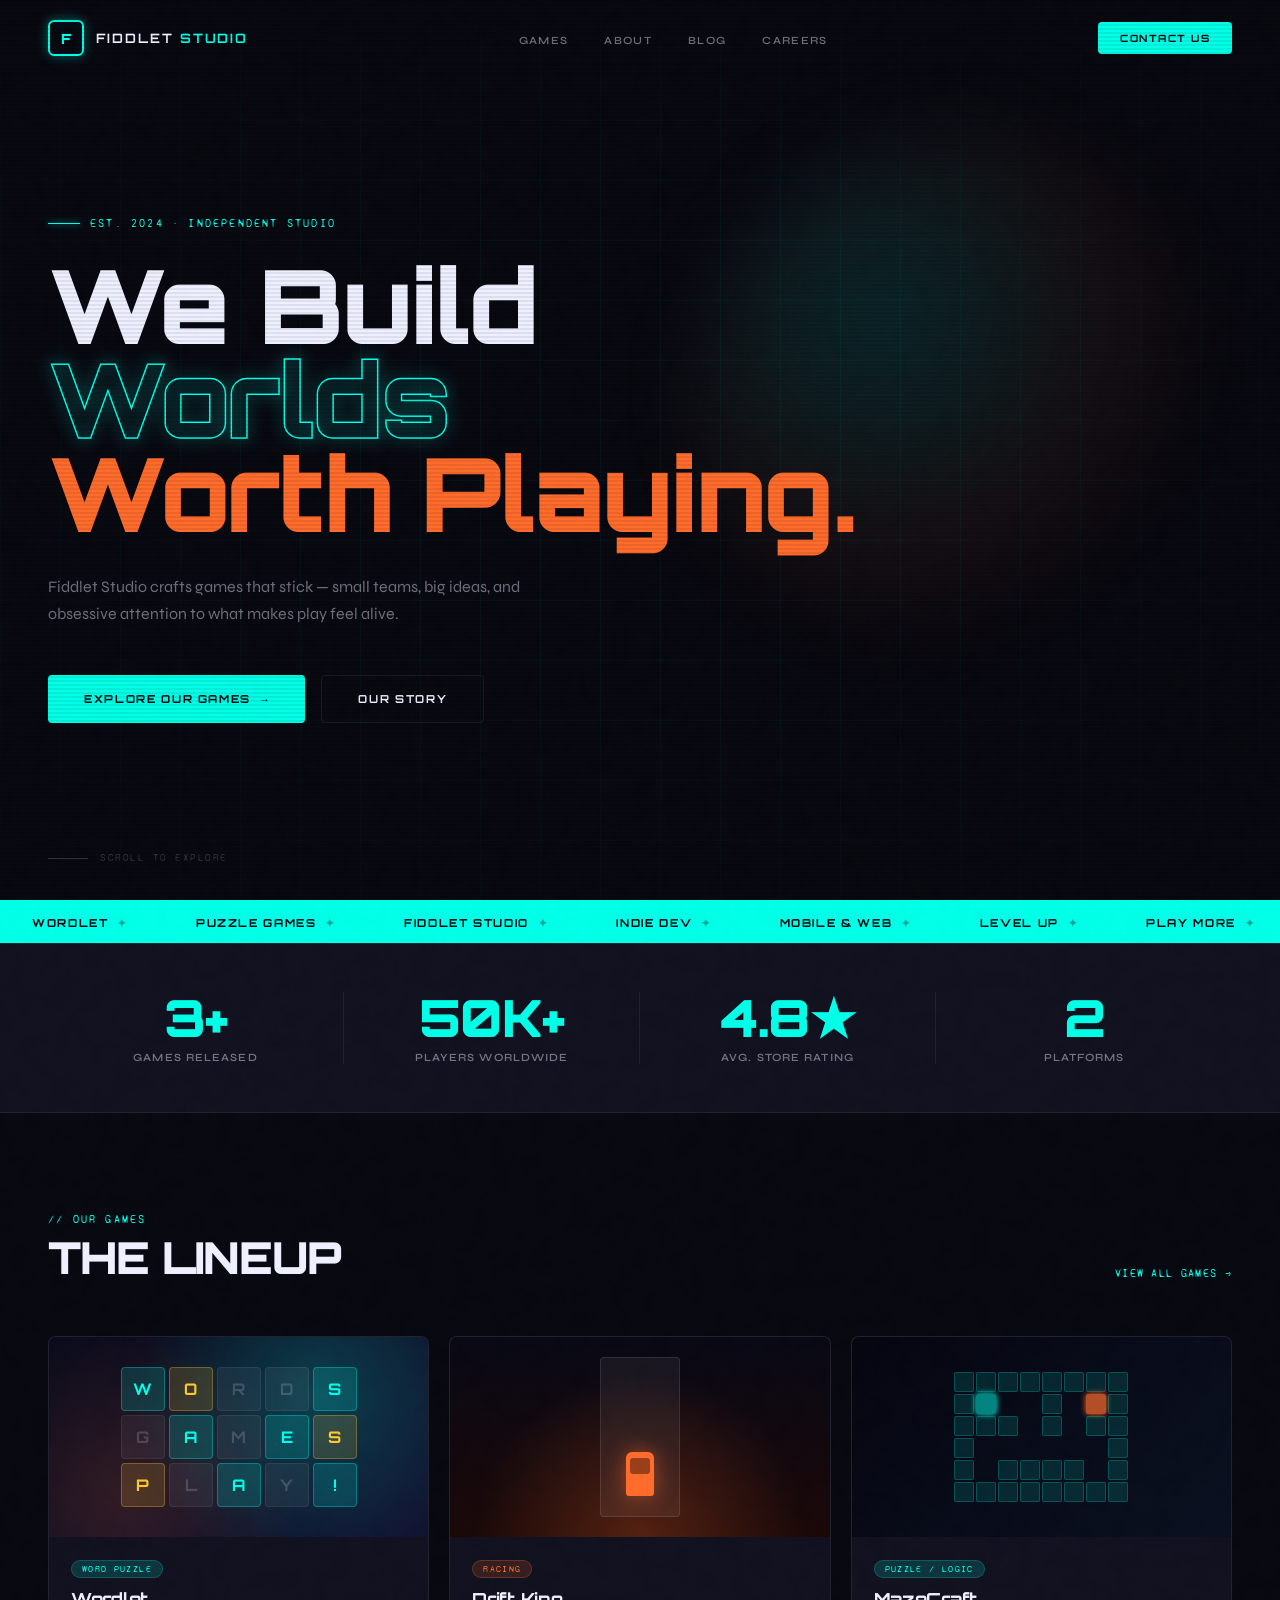
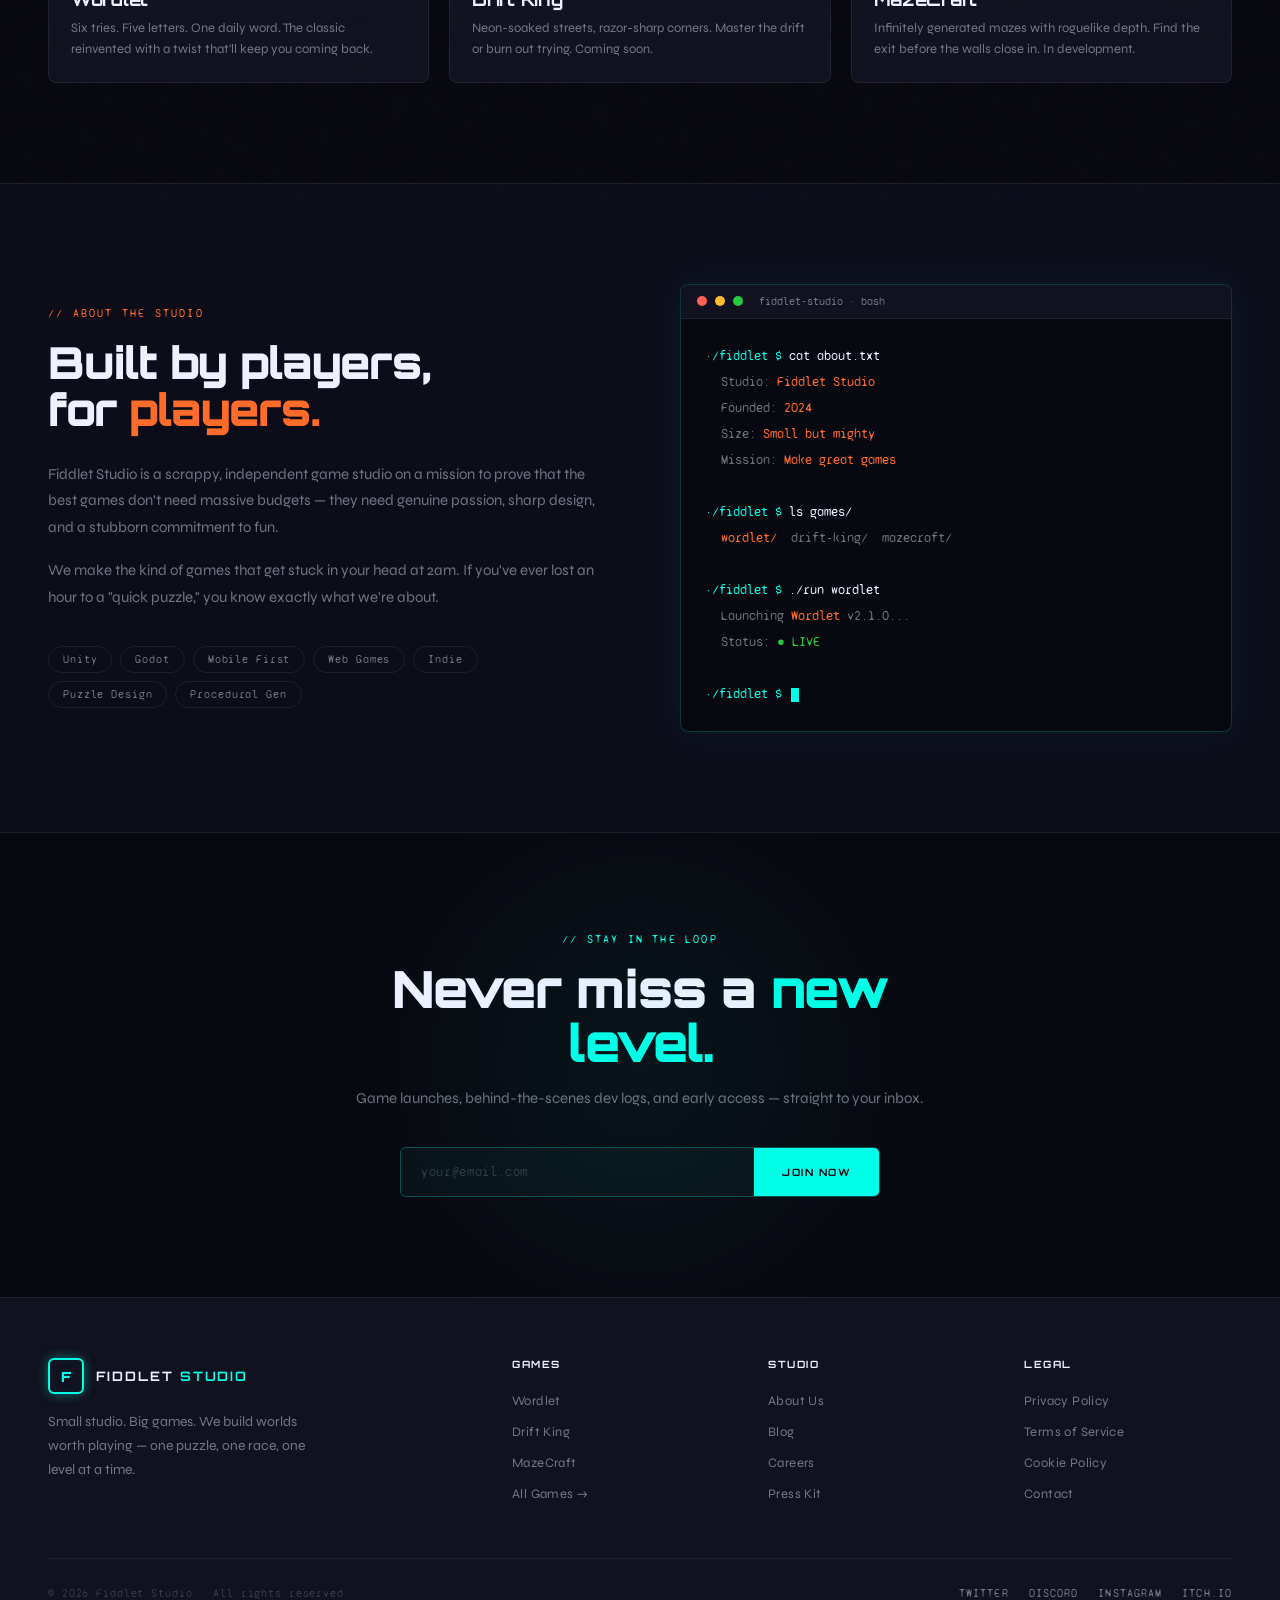
<file: index.html>
<!DOCTYPE html>
<html lang="en">
<head>
<meta charset="UTF-8">
<meta name="viewport" content="width=device-width, initial-scale=1.0">
<title>Fiddlet Studio — We Make Worlds</title>
<link href="https://fonts.googleapis.com/css2?family=Orbitron:wght@400;700;900&family=Syne+Mono&family=Syne:wght@400;600;800&display=swap" rel="stylesheet">
<style>
*, *::before, *::after { box-sizing: border-box; margin: 0; padding: 0; }

:root {
  --black: #080810;
  --deep: #0d0d1a;
  --panel: #11111f;
  --border: rgba(255,255,255,0.07);
  --neon: #00ffe7;
  --neon-dim: rgba(0,255,231,0.15);
  --neon-glow: rgba(0,255,231,0.4);
  --orange: #ff6b2b;
  --orange-dim: rgba(255,107,43,0.15);
  --white: #eef0ff;
  --muted: rgba(238,240,255,0.45);
  --faint: rgba(238,240,255,0.18);
}

html { scroll-behavior: smooth; }

body {
  font-family: 'Syne', sans-serif;
  background: var(--black);
  color: var(--white);
  overflow-x: hidden;
  cursor: crosshair;
}

/* ── SCANLINES OVERLAY ── */
body::before {
  content: '';
  position: fixed;
  inset: 0;
  background: repeating-linear-gradient(
    0deg,
    transparent,
    transparent 2px,
    rgba(0,0,0,0.07) 2px,
    rgba(0,0,0,0.07) 4px
  );
  pointer-events: none;
  z-index: 1000;
}

/* ── NOISE GRAIN ── */
body::after {
  content: '';
  position: fixed;
  inset: -200%;
  width: 400%;
  height: 400%;
  background-image: url("data:image/svg+xml,%3Csvg viewBox='0 0 200 200' xmlns='http://www.w3.org/2000/svg'%3E%3Cfilter id='n'%3E%3CfeTurbulence type='fractalNoise' baseFrequency='0.9' numOctaves='4' stitchTiles='stitch'/%3E%3C/filter%3E%3Crect width='100%25' height='100%25' filter='url(%23n)' opacity='0.04'/%3E%3C/svg%3E");
  pointer-events: none;
  z-index: 999;
  opacity: 0.4;
  animation: grain 0.4s steps(1) infinite;
}
@keyframes grain {
  0%,100%{transform:translate(0,0)}
  10%{transform:translate(-2%,-3%)}
  20%{transform:translate(3%,2%)}
  30%{transform:translate(-1%,4%)}
  40%{transform:translate(2%,-1%)}
  50%{transform:translate(-3%,3%)}
  60%{transform:translate(1%,-2%)}
  70%{transform:translate(-2%,1%)}
  80%{transform:translate(3%,-3%)}
  90%{transform:translate(-1%,2%)}
}

/* ── NAV ── */
nav {
  position: fixed;
  top: 0; left: 0; right: 0;
  z-index: 100;
  padding: 20px 48px;
  display: flex;
  justify-content: space-between;
  align-items: center;
  background: linear-gradient(to bottom, rgba(8,8,16,0.95), transparent);
}

.nav-logo {
  display: flex;
  align-items: center;
  gap: 12px;
  text-decoration: none;
}
.logo-mark {
  width: 36px; height: 36px;
  border: 2px solid var(--neon);
  border-radius: 6px;
  display: flex;
  align-items: center;
  justify-content: center;
  font-family: 'Orbitron', monospace;
  font-size: 14px;
  font-weight: 900;
  color: var(--neon);
  box-shadow: 0 0 12px var(--neon-glow), inset 0 0 12px rgba(0,255,231,0.05);
  animation: pulse-logo 3s ease-in-out infinite;
}
@keyframes pulse-logo {
  0%,100%{box-shadow:0 0 12px var(--neon-glow),inset 0 0 12px rgba(0,255,231,0.05)}
  50%{box-shadow:0 0 24px var(--neon-glow),0 0 48px rgba(0,255,231,0.15),inset 0 0 18px rgba(0,255,231,0.08)}
}
.logo-text {
  font-family: 'Orbitron', monospace;
  font-size: 13px;
  font-weight: 700;
  color: var(--white);
  letter-spacing: 0.15em;
  text-transform: uppercase;
}
.logo-text span { color: var(--neon); }

.nav-links {
  display: flex;
  gap: 36px;
  list-style: none;
}
.nav-links a {
  font-size: 11px;
  font-weight: 600;
  letter-spacing: 0.12em;
  text-transform: uppercase;
  color: var(--muted);
  text-decoration: none;
  transition: color 0.2s;
  position: relative;
}
.nav-links a::after {
  content: '';
  position: absolute;
  bottom: -4px; left: 0;
  width: 0; height: 1px;
  background: var(--neon);
  transition: width 0.2s;
}
.nav-links a:hover { color: var(--neon); }
.nav-links a:hover::after { width: 100%; }

.nav-cta {
  font-family: 'Orbitron', monospace;
  font-size: 10px;
  font-weight: 700;
  letter-spacing: 0.15em;
  text-transform: uppercase;
  color: var(--black);
  background: var(--neon);
  padding: 10px 22px;
  border: none;
  border-radius: 4px;
  cursor: pointer;
  transition: box-shadow 0.2s, transform 0.1s;
  text-decoration: none;
}
.nav-cta:hover {
  box-shadow: 0 0 20px var(--neon-glow);
  transform: translateY(-1px);
}

/* ── HERO ── */
.hero {
  min-height: 100vh;
  display: flex;
  flex-direction: column;
  justify-content: center;
  padding: 120px 48px 80px;
  position: relative;
  overflow: hidden;
}

/* BIG GRID BG */
.hero-grid {
  position: absolute;
  inset: 0;
  background-image:
    linear-gradient(rgba(0,255,231,0.04) 1px, transparent 1px),
    linear-gradient(90deg, rgba(0,255,231,0.04) 1px, transparent 1px);
  background-size: 60px 60px;
  mask-image: radial-gradient(ellipse 80% 80% at 50% 50%, black 30%, transparent 100%);
}

/* ORB */
.hero-orb {
  position: absolute;
  top: 15%; right: 5%;
  width: 520px; height: 520px;
  border-radius: 50%;
  background: radial-gradient(circle at 35% 35%, rgba(0,255,231,0.12), rgba(255,107,43,0.06) 50%, transparent 70%);
  filter: blur(40px);
  animation: orb-drift 8s ease-in-out infinite alternate;
}
@keyframes orb-drift {
  from { transform: translate(0,0) scale(1); }
  to { transform: translate(-30px, 20px) scale(1.05); }
}

.hero-eyebrow {
  display: inline-flex;
  align-items: center;
  gap: 10px;
  font-family: 'Syne Mono', monospace;
  font-size: 11px;
  color: var(--neon);
  letter-spacing: 0.2em;
  text-transform: uppercase;
  margin-bottom: 28px;
  opacity: 0;
  animation: fade-up 0.6s 0.2s forwards;
}
.hero-eyebrow::before {
  content: '';
  width: 32px; height: 1px;
  background: var(--neon);
  box-shadow: 0 0 6px var(--neon);
}

.hero-title {
  font-family: 'Orbitron', monospace;
  font-size: clamp(52px, 8vw, 108px);
  font-weight: 900;
  line-height: 0.92;
  letter-spacing: -2px;
  max-width: 900px;
  margin-bottom: 32px;
  opacity: 0;
  animation: fade-up 0.7s 0.35s forwards;
}
.hero-title .line-1 { display: block; color: var(--white); }
.hero-title .line-2 {
  display: block;
  color: transparent;
  -webkit-text-stroke: 1.5px var(--neon);
  filter: drop-shadow(0 0 8px var(--neon));
}
.hero-title .line-3 { display: block; color: var(--orange); }

.hero-sub {
  font-size: 16px;
  line-height: 1.7;
  color: var(--muted);
  max-width: 480px;
  margin-bottom: 48px;
  opacity: 0;
  animation: fade-up 0.7s 0.5s forwards;
}

.hero-actions {
  display: flex;
  gap: 16px;
  flex-wrap: wrap;
  opacity: 0;
  animation: fade-up 0.7s 0.65s forwards;
}

.btn-primary {
  font-family: 'Orbitron', monospace;
  font-size: 11px;
  font-weight: 700;
  letter-spacing: 0.15em;
  text-transform: uppercase;
  color: var(--black);
  background: var(--neon);
  padding: 16px 36px;
  border: none;
  border-radius: 4px;
  cursor: pointer;
  text-decoration: none;
  display: inline-flex;
  align-items: center;
  gap: 10px;
  transition: box-shadow 0.2s, transform 0.1s;
}
.btn-primary:hover {
  box-shadow: 0 0 32px var(--neon-glow);
  transform: translateY(-2px);
}
.btn-primary::after { content: '→'; }

.btn-secondary {
  font-family: 'Orbitron', monospace;
  font-size: 11px;
  font-weight: 700;
  letter-spacing: 0.15em;
  text-transform: uppercase;
  color: var(--white);
  background: transparent;
  padding: 16px 36px;
  border: 1px solid var(--border);
  border-radius: 4px;
  cursor: pointer;
  text-decoration: none;
  transition: border-color 0.2s, color 0.2s;
}
.btn-secondary:hover { border-color: var(--neon); color: var(--neon); }

/* SCROLL INDICATOR */
.scroll-hint {
  position: absolute;
  bottom: 36px; left: 48px;
  display: flex;
  align-items: center;
  gap: 12px;
  font-family: 'Syne Mono', monospace;
  font-size: 10px;
  color: var(--faint);
  letter-spacing: 0.15em;
  text-transform: uppercase;
  opacity: 0;
  animation: fade-up 0.7s 1s forwards;
}
.scroll-line {
  width: 40px; height: 1px;
  background: var(--faint);
  position: relative;
  overflow: hidden;
}
.scroll-line::after {
  content: '';
  position: absolute;
  top: 0; left: -100%;
  width: 100%; height: 100%;
  background: var(--neon);
  animation: scan-line 2s ease-in-out infinite;
}
@keyframes scan-line { to { left: 200%; } }

/* ── TICKER ── */
.ticker-wrap {
  background: var(--neon);
  padding: 12px 0;
  overflow: hidden;
  white-space: nowrap;
}
.ticker-inner {
  display: inline-flex;
  animation: ticker 20s linear infinite;
  gap: 0;
}
.ticker-item {
  font-family: 'Orbitron', monospace;
  font-size: 11px;
  font-weight: 700;
  letter-spacing: 0.15em;
  text-transform: uppercase;
  color: var(--black);
  padding: 0 32px;
}
.ticker-sep {
  color: rgba(8,8,16,0.35);
  padding: 0 4px;
}
@keyframes ticker { from { transform: translateX(0); } to { transform: translateX(-50%); } }

/* ── STATS ── */
.stats-bar {
  background: var(--panel);
  border-top: 1px solid var(--border);
  border-bottom: 1px solid var(--border);
  padding: 48px;
  display: grid;
  grid-template-columns: repeat(4, 1fr);
  gap: 0;
}
.stat-item {
  padding: 0 32px;
  border-right: 1px solid var(--border);
  text-align: center;
}
.stat-item:last-child { border-right: none; }
.stat-num {
  font-family: 'Orbitron', monospace;
  font-size: clamp(32px, 4vw, 52px);
  font-weight: 900;
  color: var(--neon);
  letter-spacing: -1px;
  line-height: 1;
  margin-bottom: 8px;
}
.stat-label {
  font-size: 11px;
  font-weight: 600;
  letter-spacing: 0.1em;
  text-transform: uppercase;
  color: var(--muted);
}

/* ── GAMES ── */
.games-section {
  padding: 100px 48px;
}
.section-header {
  display: flex;
  justify-content: space-between;
  align-items: flex-end;
  margin-bottom: 56px;
}
.section-eyebrow {
  font-family: 'Syne Mono', monospace;
  font-size: 11px;
  color: var(--neon);
  letter-spacing: 0.2em;
  text-transform: uppercase;
  margin-bottom: 10px;
}
.section-title {
  font-family: 'Orbitron', monospace;
  font-size: clamp(28px, 4vw, 44px);
  font-weight: 900;
  color: var(--white);
  letter-spacing: -1px;
  line-height: 1;
}
.section-link {
  font-family: 'Syne Mono', monospace;
  font-size: 11px;
  color: var(--neon);
  letter-spacing: 0.12em;
  text-transform: uppercase;
  text-decoration: none;
  display: flex;
  align-items: center;
  gap: 8px;
  transition: gap 0.2s;
}
.section-link:hover { gap: 14px; }

.games-grid {
  display: grid;
  grid-template-columns: repeat(3, 1fr);
  gap: 20px;
}

.game-card {
  background: var(--panel);
  border: 1px solid var(--border);
  border-radius: 8px;
  overflow: hidden;
  cursor: pointer;
  transition: border-color 0.2s, transform 0.2s;
  text-decoration: none;
  display: block;
}
.game-card:hover {
  border-color: rgba(0,255,231,0.3);
  transform: translateY(-4px);
}
.game-card:hover .game-thumb::after { opacity: 1; }

.game-thumb {
  height: 200px;
  position: relative;
  overflow: hidden;
}
.game-thumb::after {
  content: 'PLAY NOW →';
  position: absolute;
  inset: 0;
  background: rgba(0,255,231,0.12);
  display: flex;
  align-items: center;
  justify-content: center;
  font-family: 'Orbitron', monospace;
  font-size: 12px;
  font-weight: 700;
  color: var(--neon);
  letter-spacing: 0.15em;
  opacity: 0;
  transition: opacity 0.2s;
  backdrop-filter: blur(2px);
}

/* Fake game art using CSS */
.thumb-wordlet {
  background:
    radial-gradient(circle at 70% 30%, rgba(0,255,231,0.2), transparent 60%),
    radial-gradient(circle at 20% 80%, rgba(255,107,43,0.15), transparent 50%),
    linear-gradient(135deg, #0a0a1a 0%, #111130 100%);
  display: flex;
  align-items: center;
  justify-content: center;
}
.thumb-wordlet-inner {
  display: grid;
  grid-template-columns: repeat(5, 44px);
  grid-template-rows: repeat(3, 44px);
  gap: 4px;
}
.tile {
  border-radius: 4px;
  display: flex;
  align-items: center;
  justify-content: center;
  font-family: 'Orbitron', monospace;
  font-size: 16px;
  font-weight: 700;
}
.tile-g { background: rgba(0,255,231,0.15); border: 1px solid rgba(0,255,231,0.3); color: var(--neon); }
.tile-y { background: rgba(255,200,50,0.15); border: 1px solid rgba(255,200,50,0.3); color: #ffc832; }
.tile-e { background: rgba(255,255,255,0.05); border: 1px solid var(--border); color: var(--faint); }

.thumb-drift {
  background:
    radial-gradient(circle at 50% 100%, rgba(255,107,43,0.25), transparent 60%),
    linear-gradient(180deg, #080814 0%, #1a0808 100%);
  display: flex;
  align-items: center;
  justify-content: center;
  overflow: hidden;
}
.drift-road {
  width: 80px;
  height: 160px;
  background: rgba(255,255,255,0.06);
  border: 1px solid rgba(255,255,255,0.1);
  border-radius: 4px;
  position: relative;
  display: flex;
  align-items: flex-end;
  justify-content: center;
  padding-bottom: 20px;
}
.drift-car {
  width: 28px; height: 44px;
  background: var(--orange);
  border-radius: 6px 6px 3px 3px;
  position: relative;
  box-shadow: 0 0 20px rgba(255,107,43,0.5);
}
.drift-car::before {
  content: '';
  position: absolute;
  top: 6px; left: 4px; right: 4px; height: 16px;
  background: rgba(0,0,0,0.4);
  border-radius: 3px;
}

.thumb-maze {
  background: linear-gradient(135deg, #050510 0%, #0a1020 100%);
  display: flex;
  align-items: center;
  justify-content: center;
}
.maze-grid {
  display: grid;
  grid-template-columns: repeat(8, 20px);
  grid-template-rows: repeat(6, 20px);
  gap: 2px;
}
.maze-cell {
  border-radius: 2px;
}
.mc-wall { background: rgba(0,255,231,0.12); border: 1px solid rgba(0,255,231,0.2); }
.mc-path { background: transparent; }
.mc-active { background: rgba(0,255,231,0.5); box-shadow: 0 0 6px var(--neon); }
.mc-dot { background: rgba(255,107,43,0.7); box-shadow: 0 0 6px var(--orange); }

.game-info { padding: 20px 22px 22px; }
.game-tag {
  display: inline-block;
  font-family: 'Syne Mono', monospace;
  font-size: 9px;
  color: var(--neon);
  letter-spacing: 0.15em;
  text-transform: uppercase;
  background: var(--neon-dim);
  border: 1px solid rgba(0,255,231,0.2);
  padding: 3px 10px;
  border-radius: 100px;
  margin-bottom: 10px;
}
.game-name {
  font-family: 'Orbitron', monospace;
  font-size: 18px;
  font-weight: 700;
  color: var(--white);
  letter-spacing: -0.3px;
  margin-bottom: 8px;
}
.game-desc {
  font-size: 13px;
  line-height: 1.6;
  color: var(--muted);
}

/* ── ABOUT SECTION ── */
.about-section {
  padding: 100px 48px;
  background: var(--deep);
  border-top: 1px solid var(--border);
  border-bottom: 1px solid var(--border);
  display: grid;
  grid-template-columns: 1fr 1fr;
  gap: 80px;
  align-items: center;
}

.about-label {
  font-family: 'Syne Mono', monospace;
  font-size: 11px;
  color: var(--orange);
  letter-spacing: 0.2em;
  text-transform: uppercase;
  margin-bottom: 20px;
}
.about-title {
  font-family: 'Orbitron', monospace;
  font-size: clamp(28px, 3.5vw, 44px);
  font-weight: 900;
  line-height: 1.05;
  letter-spacing: -1px;
  color: var(--white);
  margin-bottom: 28px;
}
.about-title span { color: var(--orange); }
.about-body {
  font-size: 15px;
  line-height: 1.78;
  color: var(--muted);
  margin-bottom: 16px;
}
.about-body:last-of-type { margin-bottom: 36px; }

.tag-cloud {
  display: flex;
  flex-wrap: wrap;
  gap: 8px;
}
.tag {
  font-family: 'Syne Mono', monospace;
  font-size: 11px;
  letter-spacing: 0.08em;
  color: var(--muted);
  border: 1px solid var(--border);
  padding: 6px 14px;
  border-radius: 100px;
  transition: border-color 0.2s, color 0.2s;
}
.tag:hover { border-color: var(--orange); color: var(--orange); }

/* TERMINAL */
.terminal {
  background: var(--black);
  border: 1px solid rgba(0,255,231,0.2);
  border-radius: 8px;
  overflow: hidden;
  box-shadow: 0 0 40px rgba(0,255,231,0.06);
}
.terminal-bar {
  background: var(--panel);
  padding: 10px 16px;
  display: flex;
  align-items: center;
  gap: 8px;
  border-bottom: 1px solid var(--border);
}
.t-dot { width: 10px; height: 10px; border-radius: 50%; }
.t-dot-r { background: #ff5f56; }
.t-dot-y { background: #ffbd2e; }
.t-dot-g { background: #27c93f; }
.terminal-title {
  margin-left: 8px;
  font-family: 'Syne Mono', monospace;
  font-size: 11px;
  color: var(--muted);
}
.terminal-body {
  padding: 24px;
  font-family: 'Syne Mono', monospace;
  font-size: 13px;
  line-height: 2;
}
.t-prompt { color: var(--neon); }
.t-cmd { color: var(--white); }
.t-output { color: var(--muted); padding-left: 16px; }
.t-highlight { color: var(--orange); }
.t-cursor {
  display: inline-block;
  width: 8px; height: 14px;
  background: var(--neon);
  vertical-align: middle;
  animation: blink 1s step-end infinite;
  margin-left: 2px;
}
@keyframes blink { 0%,100%{opacity:1} 50%{opacity:0} }

/* ── NEWSLETTER ── */
.newsletter-section {
  padding: 100px 48px;
  text-align: center;
  position: relative;
  overflow: hidden;
}
.newsletter-section::before {
  content: '';
  position: absolute;
  top: 50%; left: 50%;
  transform: translate(-50%, -50%);
  width: 600px; height: 600px;
  border-radius: 50%;
  background: radial-gradient(circle, rgba(0,255,231,0.05), transparent 70%);
  pointer-events: none;
}
.newsletter-eyebrow {
  font-family: 'Syne Mono', monospace;
  font-size: 11px;
  color: var(--neon);
  letter-spacing: 0.2em;
  text-transform: uppercase;
  margin-bottom: 16px;
}
.newsletter-title {
  font-family: 'Orbitron', monospace;
  font-size: clamp(28px, 4vw, 52px);
  font-weight: 900;
  letter-spacing: -1px;
  line-height: 1.05;
  color: var(--white);
  max-width: 620px;
  margin: 0 auto 20px;
}
.newsletter-title em { font-style: normal; color: var(--neon); }
.newsletter-sub {
  font-size: 15px;
  color: var(--muted);
  margin-bottom: 40px;
}
.newsletter-form {
  display: flex;
  gap: 0;
  max-width: 480px;
  margin: 0 auto;
  border: 1px solid rgba(0,255,231,0.3);
  border-radius: 6px;
  overflow: hidden;
  transition: box-shadow 0.2s;
}
.newsletter-form:focus-within {
  box-shadow: 0 0 24px rgba(0,255,231,0.15);
}
.newsletter-form input {
  flex: 1;
  background: rgba(0,255,231,0.04);
  border: none;
  outline: none;
  padding: 16px 20px;
  font-family: 'Syne Mono', monospace;
  font-size: 13px;
  color: var(--white);
  letter-spacing: 0.05em;
}
.newsletter-form input::placeholder { color: var(--faint); }
.newsletter-form button {
  background: var(--neon);
  border: none;
  padding: 16px 28px;
  font-family: 'Orbitron', monospace;
  font-size: 10px;
  font-weight: 700;
  letter-spacing: 0.15em;
  text-transform: uppercase;
  color: var(--black);
  cursor: pointer;
  transition: opacity 0.15s;
  white-space: nowrap;
}
.newsletter-form button:hover { opacity: 0.88; }

/* ── FOOTER ── */
footer {
  background: var(--panel);
  border-top: 1px solid var(--border);
  padding: 60px 48px 40px;
}
.footer-top {
  display: grid;
  grid-template-columns: 2fr 1fr 1fr 1fr;
  gap: 48px;
  margin-bottom: 56px;
}
.footer-brand-desc {
  font-size: 14px;
  line-height: 1.7;
  color: var(--muted);
  margin-top: 16px;
  max-width: 280px;
}
.footer-col-title {
  font-family: 'Orbitron', monospace;
  font-size: 10px;
  font-weight: 700;
  letter-spacing: 0.15em;
  text-transform: uppercase;
  color: var(--white);
  margin-bottom: 20px;
}
.footer-links {
  list-style: none;
  display: flex;
  flex-direction: column;
  gap: 12px;
}
.footer-links a {
  font-size: 13px;
  color: var(--muted);
  text-decoration: none;
  transition: color 0.15s;
  letter-spacing: 0.03em;
}
.footer-links a:hover { color: var(--neon); }
.footer-bottom {
  border-top: 1px solid var(--border);
  padding-top: 28px;
  display: flex;
  justify-content: space-between;
  align-items: center;
  flex-wrap: wrap;
  gap: 12px;
}
.footer-copy {
  font-family: 'Syne Mono', monospace;
  font-size: 11px;
  color: var(--faint);
  letter-spacing: 0.08em;
}
.footer-socials {
  display: flex;
  gap: 20px;
}
.social-link {
  font-family: 'Syne Mono', monospace;
  font-size: 11px;
  color: var(--muted);
  text-decoration: none;
  letter-spacing: 0.1em;
  text-transform: uppercase;
  transition: color 0.15s;
}
.social-link:hover { color: var(--neon); }

/* ── ANIMATIONS ── */
@keyframes fade-up {
  from { opacity: 0; transform: translateY(24px); }
  to   { opacity: 1; transform: translateY(0); }
}

/* ── RESPONSIVE ── */
@media (max-width: 900px) {
  nav { padding: 18px 28px; }
  .nav-links, .nav-cta { display: none; }
  .hero { padding: 100px 28px 60px; }
  .games-section, .newsletter-section { padding: 72px 28px; }
  .games-grid { grid-template-columns: 1fr; }
  .stats-bar { grid-template-columns: repeat(2,1fr); padding: 32px 28px; }
  .stat-item:nth-child(2) { border-right: none; }
  .stat-item { padding: 20px 16px; }
  .about-section { grid-template-columns: 1fr; padding: 72px 28px; gap: 40px; }
  .section-header { flex-direction: column; align-items: flex-start; gap: 12px; }
  footer { padding: 48px 28px 32px; }
  .footer-top { grid-template-columns: 1fr 1fr; }
  .ticker-item { padding: 0 20px; }
  .scroll-hint { display: none; }
}
</style>
</head>
<body>

<!-- NAV -->
<nav>
  <a class="nav-logo" href="#">
    <div class="logo-mark">F</div>
    <span class="logo-text">Fiddlet <span>Studio</span></span>
  </a>
  <ul class="nav-links">
    <li><a href="#games">Games</a></li>
    <li><a href="#about">About</a></li>
    <li><a href="#">Blog</a></li>
    <li><a href="#">Careers</a></li>
  </ul>
  <a href="#contact" class="nav-cta">Contact Us</a>
</nav>

<!-- HERO -->
<section class="hero">
  <div class="hero-grid"></div>
  <div class="hero-orb"></div>

  <div class="hero-eyebrow">Est. 2024 · Independent Studio</div>

  <h1 class="hero-title">
    <span class="line-1">We Build</span>
    <span class="line-2">Worlds</span>
    <span class="line-3">Worth Playing.</span>
  </h1>

  <p class="hero-sub">Fiddlet Studio crafts games that stick — small teams, big ideas, and obsessive attention to what makes play feel alive.</p>

  <div class="hero-actions">
    <a href="#games" class="btn-primary">Explore Our Games</a>
    <a href="#about" class="btn-secondary">Our Story</a>
  </div>

  <div class="scroll-hint">
    <span class="scroll-line"></span>
    Scroll to explore
  </div>
</section>

<!-- TICKER -->
<div class="ticker-wrap" aria-hidden="true">
  <div class="ticker-inner">
    <span class="ticker-item">Wordlet <span class="ticker-sep">✦</span></span>
    <span class="ticker-item">Puzzle Games <span class="ticker-sep">✦</span></span>
    <span class="ticker-item">Fiddlet Studio <span class="ticker-sep">✦</span></span>
    <span class="ticker-item">Indie Dev <span class="ticker-sep">✦</span></span>
    <span class="ticker-item">Mobile &amp; Web <span class="ticker-sep">✦</span></span>
    <span class="ticker-item">Level Up <span class="ticker-sep">✦</span></span>
    <span class="ticker-item">Play More <span class="ticker-sep">✦</span></span>
    <span class="ticker-item">Wordlet <span class="ticker-sep">✦</span></span>
    <span class="ticker-item">Puzzle Games <span class="ticker-sep">✦</span></span>
    <span class="ticker-item">Fiddlet Studio <span class="ticker-sep">✦</span></span>
    <span class="ticker-item">Indie Dev <span class="ticker-sep">✦</span></span>
    <span class="ticker-item">Mobile &amp; Web <span class="ticker-sep">✦</span></span>
    <span class="ticker-item">Level Up <span class="ticker-sep">✦</span></span>
    <span class="ticker-item">Play More <span class="ticker-sep">✦</span></span>
  </div>
</div>

<!-- STATS -->
<div class="stats-bar">
  <div class="stat-item">
    <div class="stat-num">3+</div>
    <div class="stat-label">Games Released</div>
  </div>
  <div class="stat-item">
    <div class="stat-num">50K+</div>
    <div class="stat-label">Players Worldwide</div>
  </div>
  <div class="stat-item">
    <div class="stat-num">4.8★</div>
    <div class="stat-label">Avg. Store Rating</div>
  </div>
  <div class="stat-item">
    <div class="stat-num">2</div>
    <div class="stat-label">Platforms</div>
  </div>
</div>

<!-- GAMES -->
<section class="games-section" id="games">
  <div class="section-header">
    <div>
      <div class="section-eyebrow">// Our Games</div>
      <h2 class="section-title">THE LINEUP</h2>
    </div>
    <a href="#" class="section-link">View all games →</a>
  </div>

  <div class="games-grid">
    <!-- Wordlet -->
    <a href="#" class="game-card">
      <div class="game-thumb thumb-wordlet">
        <div class="thumb-wordlet-inner">
          <div class="tile tile-g">W</div>
          <div class="tile tile-y">O</div>
          <div class="tile tile-e">R</div>
          <div class="tile tile-e">D</div>
          <div class="tile tile-g">S</div>

          <div class="tile tile-e">G</div>
          <div class="tile tile-g">A</div>
          <div class="tile tile-e">M</div>
          <div class="tile tile-g">E</div>
          <div class="tile tile-y">S</div>

          <div class="tile tile-y">P</div>
          <div class="tile tile-e">L</div>
          <div class="tile tile-g">A</div>
          <div class="tile tile-e">Y</div>
          <div class="tile tile-g">!</div>
        </div>
      </div>
      <div class="game-info">
        <span class="game-tag">Word Puzzle</span>
        <div class="game-name">Wordlet</div>
        <p class="game-desc">Six tries. Five letters. One daily word. The classic reinvented with a twist that'll keep you coming back.</p>
      </div>
    </a>

    <!-- Drift King -->
    <a href="#" class="game-card">
      <div class="game-thumb thumb-drift">
        <div class="drift-road">
          <div class="drift-car"></div>
        </div>
      </div>
      <div class="game-info">
        <span class="game-tag" style="color:var(--orange);background:var(--orange-dim);border-color:rgba(255,107,43,0.25);">Racing</span>
        <div class="game-name">Drift King</div>
        <p class="game-desc">Neon-soaked streets, razor-sharp corners. Master the drift or burn out trying. Coming soon.</p>
      </div>
    </a>

    <!-- Maze Runner -->
    <a href="#" class="game-card">
      <div class="game-thumb thumb-maze">
        <div class="maze-grid">
          <!-- Row 1 -->
          <div class="maze-cell mc-wall"></div><div class="maze-cell mc-wall"></div><div class="maze-cell mc-wall"></div><div class="maze-cell mc-wall"></div><div class="maze-cell mc-wall"></div><div class="maze-cell mc-wall"></div><div class="maze-cell mc-wall"></div><div class="maze-cell mc-wall"></div>
          <!-- Row 2 -->
          <div class="maze-cell mc-wall"></div><div class="maze-cell mc-active"></div><div class="maze-cell mc-path"></div><div class="maze-cell mc-path"></div><div class="maze-cell mc-wall"></div><div class="maze-cell mc-path"></div><div class="maze-cell mc-dot"></div><div class="maze-cell mc-wall"></div>
          <!-- Row 3 -->
          <div class="maze-cell mc-wall"></div><div class="maze-cell mc-wall"></div><div class="maze-cell mc-wall"></div><div class="maze-cell mc-path"></div><div class="maze-cell mc-wall"></div><div class="maze-cell mc-path"></div><div class="maze-cell mc-wall"></div><div class="maze-cell mc-wall"></div>
          <!-- Row 4 -->
          <div class="maze-cell mc-wall"></div><div class="maze-cell mc-path"></div><div class="maze-cell mc-path"></div><div class="maze-cell mc-path"></div><div class="maze-cell mc-path"></div><div class="maze-cell mc-path"></div><div class="maze-cell mc-path"></div><div class="maze-cell mc-wall"></div>
          <!-- Row 5 -->
          <div class="maze-cell mc-wall"></div><div class="maze-cell mc-path"></div><div class="maze-cell mc-wall"></div><div class="maze-cell mc-wall"></div><div class="maze-cell mc-wall"></div><div class="maze-cell mc-wall"></div><div class="maze-cell mc-path"></div><div class="maze-cell mc-wall"></div>
          <!-- Row 6 -->
          <div class="maze-cell mc-wall"></div><div class="maze-cell mc-wall"></div><div class="maze-cell mc-wall"></div><div class="maze-cell mc-wall"></div><div class="maze-cell mc-wall"></div><div class="maze-cell mc-wall"></div><div class="maze-cell mc-wall"></div><div class="maze-cell mc-wall"></div>
        </div>
      </div>
      <div class="game-info">
        <span class="game-tag">Puzzle / Logic</span>
        <div class="game-name">MazeCraft</div>
        <p class="game-desc">Infinitely generated mazes with roguelike depth. Find the exit before the walls close in. In development.</p>
      </div>
    </a>
  </div>
</section>

<!-- ABOUT -->
<section class="about-section" id="about">
  <div>
    <div class="about-label">// About the Studio</div>
    <h2 class="about-title">Built by players,<br>for <span>players.</span></h2>
    <p class="about-body">Fiddlet Studio is a scrappy, independent game studio on a mission to prove that the best games don't need massive budgets — they need genuine passion, sharp design, and a stubborn commitment to fun.</p>
    <p class="about-body">We make the kind of games that get stuck in your head at 2am. If you've ever lost an hour to a "quick puzzle," you know exactly what we're about.</p>
    <div class="tag-cloud">
      <span class="tag">Unity</span>
      <span class="tag">Godot</span>
      <span class="tag">Mobile First</span>
      <span class="tag">Web Games</span>
      <span class="tag">Indie</span>
      <span class="tag">Puzzle Design</span>
      <span class="tag">Procedural Gen</span>
    </div>
  </div>
  <div>
    <div class="terminal">
      <div class="terminal-bar">
        <div class="t-dot t-dot-r"></div>
        <div class="t-dot t-dot-y"></div>
        <div class="t-dot t-dot-g"></div>
        <span class="terminal-title">fiddlet-studio ~ bash</span>
      </div>
      <div class="terminal-body">
        <div><span class="t-prompt">~/fiddlet $</span> <span class="t-cmd">cat about.txt</span></div>
        <div class="t-output">Studio: <span class="t-highlight">Fiddlet Studio</span></div>
        <div class="t-output">Founded: <span class="t-highlight">2024</span></div>
        <div class="t-output">Size: <span class="t-highlight">Small but mighty</span></div>
        <div class="t-output">Mission: <span class="t-highlight">Make great games</span></div>
        <div>&nbsp;</div>
        <div><span class="t-prompt">~/fiddlet $</span> <span class="t-cmd">ls games/</span></div>
        <div class="t-output"><span class="t-highlight">wordlet/</span> &nbsp;drift-king/ &nbsp;mazecraft/</div>
        <div>&nbsp;</div>
        <div><span class="t-prompt">~/fiddlet $</span> <span class="t-cmd">./run wordlet</span></div>
        <div class="t-output">Launching <span class="t-highlight">Wordlet</span> v2.1.0...</div>
        <div class="t-output">Status: <span style="color:#27c93f;">● LIVE</span></div>
        <div>&nbsp;</div>
        <div><span class="t-prompt">~/fiddlet $</span> <span class="t-cursor"></span></div>
      </div>
    </div>
  </div>
</section>

<!-- NEWSLETTER -->
<section class="newsletter-section" id="contact">
  <div class="newsletter-eyebrow">// Stay in the loop</div>
  <h2 class="newsletter-title">Never miss a <em>new level.</em></h2>
  <p class="newsletter-sub">Game launches, behind-the-scenes dev logs, and early access — straight to your inbox.</p>
  <div class="newsletter-form">
    <input type="email" placeholder="your@email.com" />
    <button type="button">Join Now</button>
  </div>
</section>

<!-- FOOTER -->
<footer>
  <div class="footer-top">
    <div>
      <div class="nav-logo" style="display:flex;align-items:center;gap:12px;margin-bottom:4px;">
        <div class="logo-mark">F</div>
        <span class="logo-text" style="font-family:'Orbitron',monospace;font-size:13px;font-weight:700;color:var(--white);letter-spacing:0.15em;text-transform:uppercase;">Fiddlet <span style="color:var(--neon);">Studio</span></span>
      </div>
      <p class="footer-brand-desc">Small studio. Big games. We build worlds worth playing — one puzzle, one race, one level at a time.</p>
    </div>
    <div>
      <div class="footer-col-title">Games</div>
      <ul class="footer-links">
        <li><a href="#">Wordlet</a></li>
        <li><a href="#">Drift King</a></li>
        <li><a href="#">MazeCraft</a></li>
        <li><a href="#">All Games →</a></li>
      </ul>
    </div>
    <div>
      <div class="footer-col-title">Studio</div>
      <ul class="footer-links">
        <li><a href="#">About Us</a></li>
        <li><a href="#">Blog</a></li>
        <li><a href="#">Careers</a></li>
        <li><a href="#">Press Kit</a></li>
      </ul>
    </div>
    <div>
      <div class="footer-col-title">Legal</div>
      <ul class="footer-links">
        <li><a href="#">Privacy Policy</a></li>
        <li><a href="#">Terms of Service</a></li>
        <li><a href="#">Cookie Policy</a></li>
        <li><a href="#">Contact</a></li>
      </ul>
    </div>
  </div>
  <div class="footer-bottom">
    <span class="footer-copy">© 2026 Fiddlet Studio · All rights reserved</span>
    <div class="footer-socials">
      <a href="#" class="social-link">Twitter</a>
      <a href="#" class="social-link">Discord</a>
      <a href="#" class="social-link">Instagram</a>
      <a href="#" class="social-link">itch.io</a>
    </div>
  </div>
</footer>

</body>
</html>
</file>
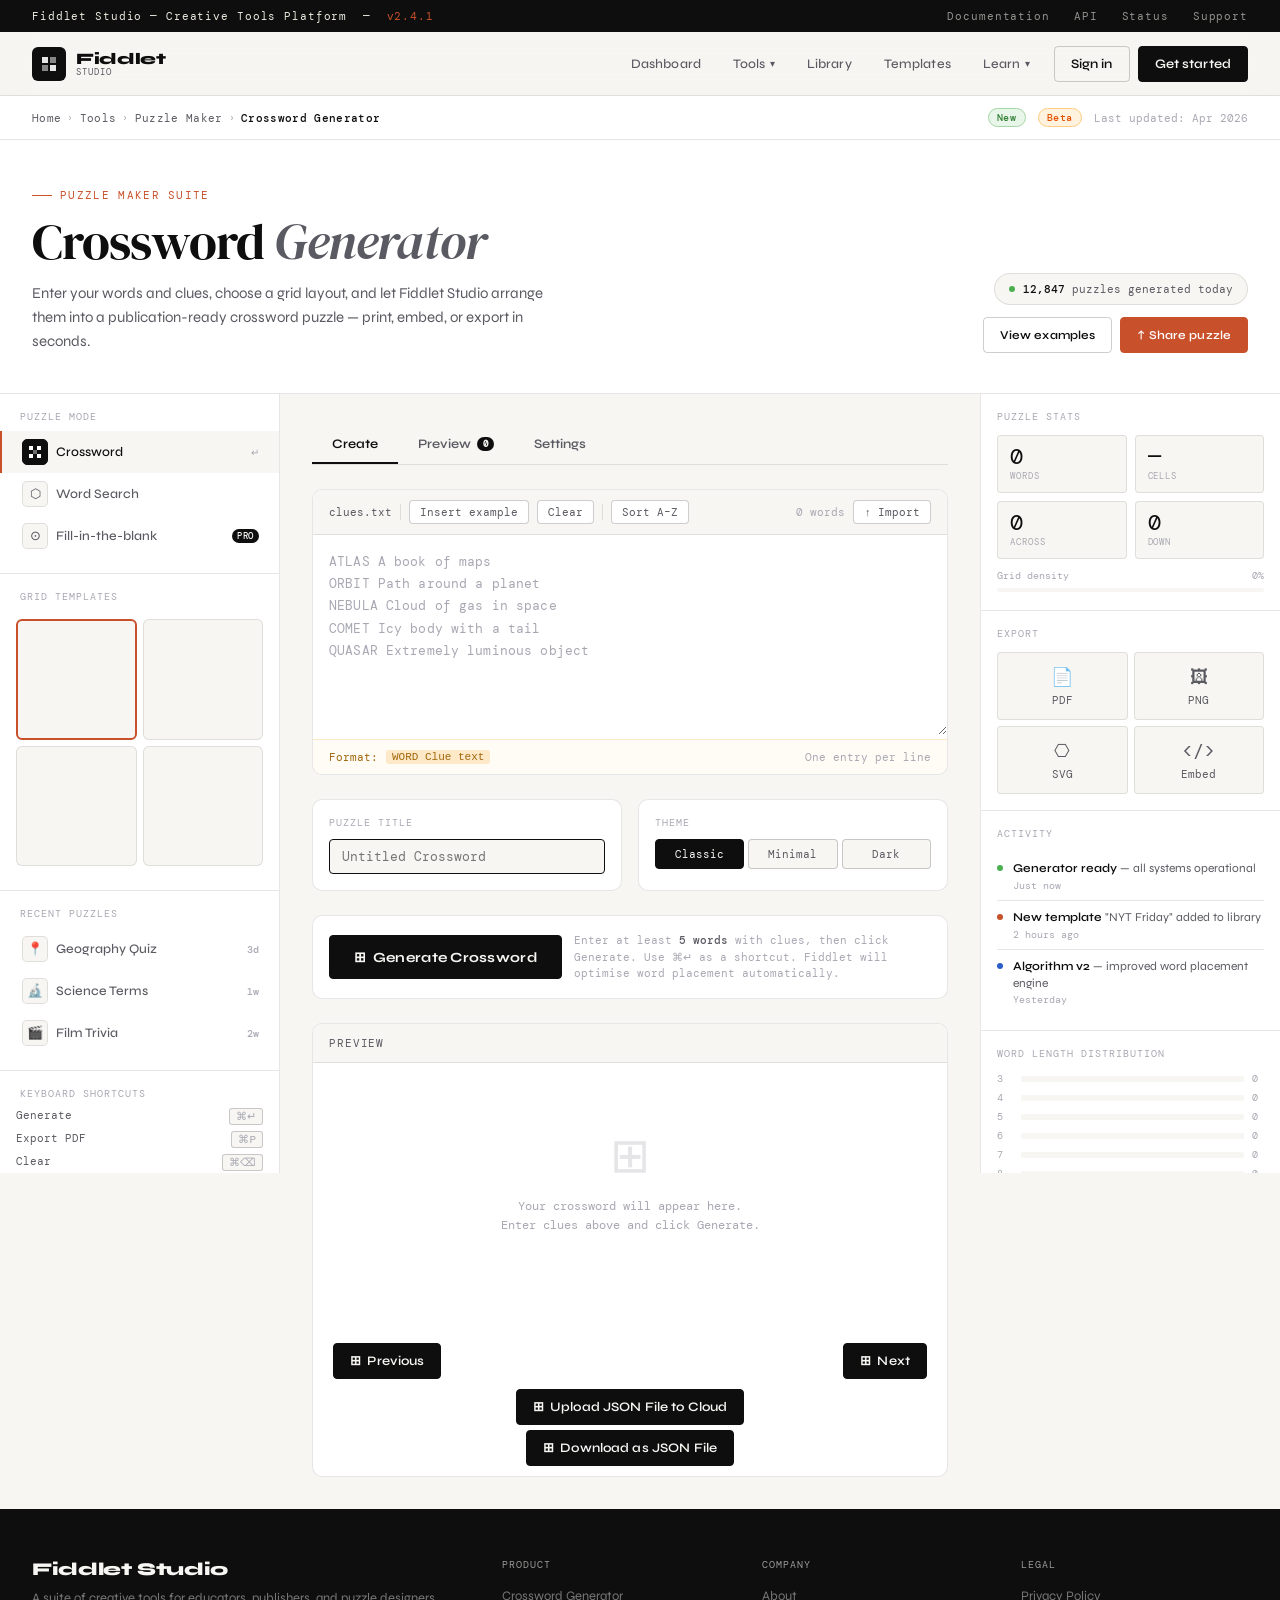
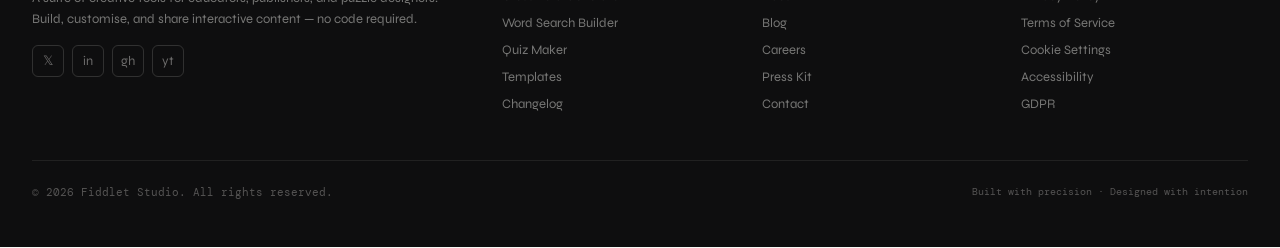
<file: crossword-generator.html>
<!DOCTYPE html>
<html lang="en">
<head>
<meta charset="UTF-8">
<meta name="viewport" content="width=device-width, initial-scale=1.0">
<title>Crossword Generator — Fiddlet Studio</title>
<link rel="preconnect" href="https://fonts.googleapis.com">
<link rel="preconnect" href="https://fonts.gstatic.com" crossorigin>
<link href="https://fonts.googleapis.com/css2?family=DM+Serif+Display:ital@0;1&family=DM+Mono:wght@300;400;500&family=Syne:wght@400;500;600;700;800&display=swap" rel="stylesheet">
<script src="crossword-generator.js" defer></script>
<link rel="stylesheet" href="crossword-generator.css">
</head>
<body>

<!-- Topbar -->
<div class="topbar">
  <span>Fiddlet Studio &mdash; Creative Tools Platform &nbsp;&mdash;&nbsp; <a href="#">v2.4.1</a></span>
  <div class="topbar-links">
    <a href="#">Documentation</a>
    <a href="#">API</a>
    <a href="#">Status</a>
    <a href="#">Support</a>
  </div>
</div>

<!-- Navigation -->
<nav>
  <a href="#" class="nav-logo">
    <div class="nav-logo-mark">
      <svg viewBox="0 0 20 20" fill="none" xmlns="http://www.w3.org/2000/svg">
        <rect x="3" y="3" width="6" height="6" fill="white" opacity="0.9"/>
        <rect x="11" y="3" width="6" height="6" fill="white" opacity="0.5"/>
        <rect x="3" y="11" width="6" height="6" fill="white" opacity="0.5"/>
        <rect x="11" y="11" width="6" height="6" fill="white" opacity="0.9"/>
      </svg>
    </div>
    <div class="nav-logo-wordmark">
      <span class="nav-logo-name">Fiddlet</span>
      <span class="nav-logo-sub">Studio</span>
    </div>
  </a>

  <ul class="nav-links">
    <li><a href="#">Dashboard</a></li>
    <li class="nav-dropdown">
      <a href="#">
        Tools <span class="chevron">▾</span>
      </a>
      <div class="dropdown-menu">
        <a href="#">
          <div class="dropdown-icon">⊞</div>
          <div><div style="font-weight:600;color:var(--ink);font-size:12px;">Crossword Generator</div><div style="font-size:11px;color:var(--ink-faint);font-family:var(--font-mono);">Interactive puzzles</div></div>
        </a>
        <a href="#">
          <div class="dropdown-icon">⬡</div>
          <div><div style="font-weight:600;color:var(--ink);font-size:12px;">Word Search Builder</div><div style="font-size:11px;color:var(--ink-faint);font-family:var(--font-mono);">Grid-based puzzles</div></div>
        </a>
        <a href="#">
          <div class="dropdown-icon">◎</div>
          <div><div style="font-weight:600;color:var(--ink);font-size:12px;">Quiz Maker</div><div style="font-size:11px;color:var(--ink-faint);font-family:var(--font-mono);">Multiple choice &amp; open</div></div>
        </a>
        <div class="dropdown-sep"></div>
        <a href="#">
          <div class="dropdown-icon">⊕</div>
          <div><div style="font-weight:600;color:var(--ink);font-size:12px;">All Tools</div><div style="font-size:11px;color:var(--ink-faint);font-family:var(--font-mono);">Browse full library</div></div>
        </a>
      </div>
    </li>
    <li><a href="#">Library</a></li>
    <li><a href="#">Templates</a></li>
    <li class="nav-dropdown">
      <a href="#">
        Learn <span class="chevron">▾</span>
      </a>
      <div class="dropdown-menu">
        <a href="#"><div class="dropdown-icon">📖</div>Getting Started Guide</a>
        <a href="#"><div class="dropdown-icon">▶</div>Video Tutorials</a>
        <a href="#"><div class="dropdown-icon">⌂</div>Community Forum</a>
      </div>
    </li>
  </ul>

  <div class="nav-actions">
    <a href="#" class="btn btn-ghost">Sign in</a>
    <a href="#" class="btn btn-primary">Get started</a>
  </div>
</nav>

<!-- Breadcrumb -->
<div class="breadcrumb-bar">
  <ol class="breadcrumb">
    <li><a href="#">Home</a><span class="sep">›</span></li>
    <li><a href="#">Tools</a><span class="sep">›</span></li>
    <li><a href="#">Puzzle Maker</a><span class="sep">›</span></li>
    <li><span class="current">Crossword Generator</span></li>
  </ol>
  <div class="breadcrumb-meta">
    <span class="badge badge-new">New</span>
    <span class="badge badge-beta">Beta</span>
    <span>Last updated: Apr 2026</span>
  </div>
</div>

<!-- Page Header -->
<div class="page-header">
  <div>
    <div class="page-header-eyebrow">Puzzle Maker Suite</div>
    <h1>Crossword <em>Generator</em></h1>
    <p class="page-header-desc">Enter your words and clues, choose a grid layout, and let Fiddlet Studio arrange them into a publication-ready crossword puzzle — print, embed, or export in seconds.</p>
  </div>
  <div class="page-header-actions">
    <div class="stat-pill">
      <div class="stat-dot"></div>
      <span><strong>12,847</strong> puzzles generated today</span>
    </div>
    <div style="display:flex;gap:8px;">
      <a href="#" class="btn btn-ghost" style="height:36px;font-size:12px;">View examples</a>
      <a href="#" class="btn btn-accent" style="height:36px;font-size:12px;">↑ Share puzzle</a>
    </div>
  </div>
</div>

<!-- Workspace -->
<div class="workspace">

  <!-- Left Sidebar -->
  <aside class="sidebar">
    <div class="sidebar-section">
      <div class="sidebar-section-title">Puzzle Mode</div>
      <div class="sidebar-item active">
        <div class="item-icon" style="background:var(--ink);">
          <svg width="14" height="14" viewBox="0 0 14 14" fill="none"><rect x="1" y="1" width="4" height="4" fill="white"/><rect x="9" y="1" width="4" height="4" fill="white"/><rect x="1" y="9" width="4" height="4" fill="white"/><rect x="9" y="9" width="4" height="4" fill="white"/><rect x="5" y="5" width="4" height="4" fill="white" opacity="0.4"/></svg>
        </div>
        <span class="sidebar-item-label">Crossword</span>
        <span class="item-count">↵</span>
      </div>
      <div class="sidebar-item">
        <div class="item-icon">⬡</div>
        <span class="sidebar-item-label">Word Search</span>
      </div>
      <div class="sidebar-item">
        <div class="item-icon">⊙</div>
        <span class="sidebar-item-label">Fill-in-the-blank</span>
        <span class="badge badge-pro" style="font-size:9px;padding:1px 5px;">PRO</span>
      </div>
    </div>

    <div class="sidebar-section">
      <div class="sidebar-section-title">Grid Templates</div>
      <div class="sidebar-template-grid">
        <div class="template-thumb active" onclick="selectTemplate(this,'standard')">
          <div class="template-grid-inner" id="t-standard"></div>
        </div>
        <div class="template-thumb" onclick="selectTemplate(this,'diamond')">
          <div class="template-grid-inner" id="t-diamond"></div>
        </div>
        <div class="template-thumb" onclick="selectTemplate(this,'mini')">
          <div class="template-grid-inner" id="t-mini"></div>
        </div>
        <div class="template-thumb" onclick="selectTemplate(this,'friday')">
          <div class="template-grid-inner" id="t-friday"></div>
        </div>
      </div>
    </div>

    <div class="sidebar-section">
      <div class="sidebar-section-title">Recent Puzzles</div>
      <div class="sidebar-item" onclick="loadRecent('Geography Quiz')">
        <div class="item-icon">📍</div>
        <span class="sidebar-item-label">Geography Quiz</span>
        <span class="item-count">3d</span>
      </div>
      <div class="sidebar-item" onclick="loadRecent('Science Terms')">
        <div class="item-icon">🔬</div>
        <span class="sidebar-item-label">Science Terms</span>
        <span class="item-count">1w</span>
      </div>
      <div class="sidebar-item" onclick="loadRecent('Film Trivia')">
        <div class="item-icon">🎬</div>
        <span class="sidebar-item-label">Film Trivia</span>
        <span class="item-count">2w</span>
      </div>
    </div>

    <div class="sidebar-section">
      <div class="sidebar-section-title">Keyboard Shortcuts</div>
      <div style="padding:0 16px;display:flex;flex-direction:column;gap:6px;">
        <div style="display:flex;justify-content:space-between;font-family:var(--font-mono);font-size:11px;color:var(--ink-muted);">
          <span>Generate</span><kbd style="background:var(--paper);border:1px solid var(--border-strong);border-radius:3px;padding:1px 6px;color:var(--ink-faint);">⌘↵</kbd>
        </div>
        <div style="display:flex;justify-content:space-between;font-family:var(--font-mono);font-size:11px;color:var(--ink-muted);">
          <span>Export PDF</span><kbd style="background:var(--paper);border:1px solid var(--border-strong);border-radius:3px;padding:1px 6px;color:var(--ink-faint);">⌘P</kbd>
        </div>
        <div style="display:flex;justify-content:space-between;font-family:var(--font-mono);font-size:11px;color:var(--ink-muted);">
          <span>Clear</span><kbd style="background:var(--paper);border:1px solid var(--border-strong);border-radius:3px;padding:1px 6px;color:var(--ink-faint);">⌘⌫</kbd>
        </div>
      </div>
    </div>
  </aside>

  <!-- Main Content -->
  <main>
    <div class="tabs">
      <div class="tab active" onclick="switchTab('create', this)">Create</div>
      <div class="tab" onclick="switchTab('preview', this)">Preview <span class="tab-badge" id="clue-count">0</span></div>
      <div class="tab" onclick="switchTab('settings', this)">Settings</div>
    </div>

    <!-- CREATE TAB -->
    <div class="panel active" id="tab-create">
      <div class="clue-input-area">
        <div class="clue-input-toolbar">
          <div class="clue-input-toolbar-left">
            <span>clues.txt</span>
            <div class="toolbar-sep"></div>
            <button class="toolbar-btn" onclick="insertExample()">Insert example</button>
            <button class="toolbar-btn" onclick="clearInput()">Clear</button>
            <div class="toolbar-sep"></div>
            <button class="toolbar-btn" onclick="sortClues()">Sort A–Z</button>
          </div>
          <div style="display:flex;align-items:center;gap:8px;">
            <span id="word-count-label" style="font-family:var(--font-mono);font-size:11px;color:var(--ink-faint);">0 words</span>
            <button class="toolbar-btn" onclick="importFile()">↑ Import</button>
          </div>
        </div>
        <textarea id="clue-input" placeholder="ATLAS A book of maps&#10;ORBIT Path around a planet&#10;NEBULA Cloud of gas in space&#10;COMET Icy body with a tail&#10;QUASAR Extremely luminous object" oninput="updateWordCount()"></textarea>
        <div class="clue-format-hint">
          <span>Format:</span>
          <code>WORD Clue text</code>
          <span style="margin-left:auto;color:var(--ink-faint);">One entry per line</span>
        </div>
      </div>

      <div class="options-grid">
        <div class="option-card">
          <div class="option-card-label">Puzzle Title</div>
          <input type="text" placeholder="Untitled Crossword" id="puzzle-title">
          <input hidden id="id_seed" value="0">
        </div>
        <div class="option-card">
          <div class="option-card-label">Theme</div>
          <div class="toggle-group">
            <div class="toggle-btn active" onclick="toggleOption(this,'theme')">Classic</div>
            <div class="toggle-btn" onclick="toggleOption(this,'theme')">Minimal</div>
            <div class="toggle-btn" onclick="toggleOption(this,'theme')">Dark</div>
          </div>
        </div>
      </div>

      <div class="generate-bar">
        <button class="btn btn-primary" id="generate-btn">
          ⊞ &nbsp;Generate Crossword
        </button>
        <div class="generate-hint">
          Enter at least <strong>5 words</strong> with clues, then click Generate. 
          Use ⌘↵ as a shortcut. Fiddlet will optimise word placement automatically.
        </div>
      </div>

      <div class="crossword-container" id="crossword-container">
        <div class="preview-header" id="preview-header">
          <span class="preview-header-title">PREVIEW</span>
          <div class="preview-header-actions">
            <button class="toolbar-btn" id="shuffle-btn" onclick="shuffleGrid()" style="display:none;">↻ Shuffle</button>
            <button class="toolbar-btn" id="toggle-solution-btn" onclick="toggleSolution()" style="display:none;">Show solution</button>
          </div>
        </div>

        <div class="preview-here" id="preview-here">
          <div class="crossword-placeholder" id="crossword-placeholder">
            <span class="ph-icon">⊞</span>
            <p>Your crossword will appear here.<br>Enter clues above and click Generate.</p>
          </div>
          <div id="crossword-grid" style="display:none;flex-direction:column;gap:0;"></div>
        </div>
        <div id="clues-rendered" style="display:none;grid-template-columns:1fr 1fr;gap:1.5rem;padding:0 2rem 2rem;">
          <div class="clues-column">
            <h3>Across</h3>
            <div id="clues-across"></div>
          </div>
          <div class="clues-column">
            <h3>Down</h3>
            <div id="clues-down"></div>
          </div>
        </div>

        <div style="display: flex; margin: 0px 20px; align-items:center; justify-content:space-between">
          <button class="btn btn-primary" id="seed-left">
          ⊞ &nbsp;Previous
        </button>
        <button class="btn btn-primary" id="seed-right">
          ⊞ &nbsp;Next
        </button>
      </div>

      <div style="margin: 10px 20px;">
          <button class="btn btn-primary" id="upload-json">
          ⊞ &nbsp;Upload JSON File to Cloud
        </button>
        <button class="btn btn-primary" id="download-json">
          ⊞ &nbsp;Download as JSON File
        </button>
      </div>
    </div>

    <!-- PREVIEW TAB -->
    <div class="panel" id="tab-preview">
      <div style="background:var(--surface);border:1px solid var(--border);border-radius:var(--radius-lg);padding:3rem;text-align:center;min-height:360px;display:flex;flex-direction:column;align-items:center;justify-content:center;gap:12px;">
        <div style="font-size:48px;opacity:0.15;">◎</div>
        <p style="font-family:var(--font-mono);font-size:12px;color:var(--ink-faint);max-width:280px;line-height:1.6;">Generate a crossword first, then switch here for a full-page preview ready for printing or embedding.</p>
        <button class="btn btn-ghost" onclick="switchTab('create', document.querySelector('.tab'))">← Back to editor</button>
      </div>
    </div>

    <!-- SETTINGS TAB -->
    <div class="panel" id="tab-settings">
      <div style="background:var(--surface);border:1px solid var(--border);border-radius:var(--radius-lg);overflow:hidden;">
        <div style="padding:20px;border-bottom:1px solid var(--border);">
          <div style="font-family:var(--font-mono);font-size:10px;letter-spacing:0.1em;text-transform:uppercase;color:var(--ink-faint);margin-bottom:6px;">Appearance</div>
          <div style="display:grid;grid-template-columns:1fr 1fr;gap:1rem;">
            <div>
              <div style="font-size:12px;color:var(--ink-muted);margin-bottom:6px;">Cell font</div>
              <select style="width:100%;padding:8px 12px;font-family:var(--font-mono);font-size:12px;background:var(--paper);border:1px solid var(--border-strong);border-radius:var(--radius);outline:none;color:var(--ink);">
                <option>DM Mono (default)</option>
                <option>Times New Roman</option>
                <option>Courier New</option>
              </select>
            </div>
            <div>
              <div style="font-size:12px;color:var(--ink-muted);margin-bottom:6px;">Cell size</div>
              <input type="range" min="28" max="52" value="36" style="width:100%;" oninput="this.nextElementSibling.textContent = this.value + 'px'">
              <span style="font-family:var(--font-mono);font-size:11px;color:var(--ink-faint);">36px</span>
            </div>
          </div>
        </div>
        <div style="padding:20px;">
          <div style="font-family:var(--font-mono);font-size:10px;letter-spacing:0.1em;text-transform:uppercase;color:var(--ink-faint);margin-bottom:6px;">Export defaults</div>
          <div style="display:flex;flex-direction:column;gap:10px;">
            <label style="display:flex;align-items:center;gap:10px;font-size:13px;color:var(--ink-muted);cursor:pointer;">
              <input type="checkbox" checked> Include answer key
            </label>
            <label style="display:flex;align-items:center;gap:10px;font-size:13px;color:var(--ink-muted);cursor:pointer;">
              <input type="checkbox" checked> Print clue numbers
            </label>
            <label style="display:flex;align-items:center;gap:10px;font-size:13px;color:var(--ink-muted);cursor:pointer;">
              <input type="checkbox"> Add Fiddlet Studio watermark
            </label>
          </div>
        </div>
      </div>
    </div>
  </main>

  <!-- Right Panel -->
  <aside class="right-panel">
    <div class="rp-section">
      <div class="rp-title">Puzzle Stats</div>
      <div class="stats-row">
        <div class="stat-card">
          <div class="stat-card-value" id="stat-words">0</div>
          <div class="stat-card-label">Words</div>
        </div>
        <div class="stat-card">
          <div class="stat-card-value" id="stat-cells">—</div>
          <div class="stat-card-label">Cells</div>
        </div>
      </div>
      <div class="stats-row">
        <div class="stat-card">
          <div class="stat-card-value" id="stat-across">0</div>
          <div class="stat-card-label">Across</div>
        </div>
        <div class="stat-card">
          <div class="stat-card-value" id="stat-down">0</div>
          <div class="stat-card-label">Down</div>
        </div>
      </div>
      <div style="margin-top:10px;">
        <div class="progress-label">
          <span>Grid density</span>
          <span id="density-pct">0%</span>
        </div>
        <div class="progress-bar-wrap">
          <div class="progress-bar-fill" id="density-bar" style="width:0%;"></div>
        </div>
      </div>
    </div>

    <div class="rp-section">
      <div class="rp-title">Export</div>
      <div class="export-grid">
        <div class="export-btn" onclick="exportAction('PDF')">
          <div class="export-icon">📄</div>
          <span>PDF</span>
        </div>
        <div class="export-btn" onclick="exportAction('PNG')">
          <div class="export-icon">🖼</div>
          <span>PNG</span>
        </div>
        <div class="export-btn" onclick="exportAction('SVG')">
          <div class="export-icon">⎔</div>
          <span>SVG</span>
        </div>
        <div class="export-btn" onclick="exportAction('Embed')">
          <div class="export-icon">&#60;/&#62;</div>
          <span>Embed</span>
        </div>
      </div>
    </div>

    <div class="rp-section">
      <div class="rp-title">Activity</div>
      <div class="activity-item">
        <div class="activity-dot green"></div>
        <div>
          <div class="activity-text"><strong>Generator ready</strong> — all systems operational</div>
          <div class="activity-time">Just now</div>
        </div>
      </div>
      <div class="activity-item">
        <div class="activity-dot orange"></div>
        <div>
          <div class="activity-text"><strong>New template</strong> "NYT Friday" added to library</div>
          <div class="activity-time">2 hours ago</div>
        </div>
      </div>
      <div class="activity-item">
        <div class="activity-dot blue"></div>
        <div>
          <div class="activity-text"><strong>Algorithm v2</strong> — improved word placement engine</div>
          <div class="activity-time">Yesterday</div>
        </div>
      </div>
    </div>

    <div class="rp-section">
      <div class="rp-title">Word Length Distribution</div>
      <div id="length-bars" style="display:flex;flex-direction:column;gap:6px;"></div>
    </div>

    <div class="rp-section" style="border-bottom:none;">
      <div class="rp-title">Help</div>
      <div style="display:flex;flex-direction:column;gap:6px;">
        <a href="#" style="font-size:12px;color:var(--ink-muted);text-decoration:none;display:flex;align-items:center;gap:6px;padding:4px 0;border-bottom:1px solid var(--border);">
          <span style="color:var(--ink-faint);">?</span> How to write good clues
        </a>
        <a href="#" style="font-size:12px;color:var(--ink-muted);text-decoration:none;display:flex;align-items:center;gap:6px;padding:4px 0;border-bottom:1px solid var(--border);">
          <span style="color:var(--ink-faint);">→</span> Embed in your website
        </a>
        <a href="#" style="font-size:12px;color:var(--ink-muted);text-decoration:none;display:flex;align-items:center;gap:6px;padding:4px 0;">
          <span style="color:var(--ink-faint);">↑</span> Import from CSV / Excel
        </a>
      </div>
    </div>
  </aside>
</div>

<!-- Footer -->
<footer>
  <div class="footer-inner">
    <div>
      <div class="footer-brand-name">Fiddlet Studio</div>
      <p class="footer-brand-desc">A suite of creative tools for educators, publishers, and puzzle designers. Build, customise, and share interactive content — no code required.</p>
      <div class="footer-social">
        <a href="#" class="social-link">𝕏</a>
        <a href="#" class="social-link">in</a>
        <a href="#" class="social-link">gh</a>
        <a href="#" class="social-link">yt</a>
      </div>
    </div>
    <div>
      <div class="footer-col-title">Product</div>
      <ul class="footer-links">
        <li><a href="#">Crossword Generator</a></li>
        <li><a href="#">Word Search Builder</a></li>
        <li><a href="#">Quiz Maker</a></li>
        <li><a href="#">Templates</a></li>
        <li><a href="#">Changelog</a></li>
      </ul>
    </div>
    <div>
      <div class="footer-col-title">Company</div>
      <ul class="footer-links">
        <li><a href="#">About</a></li>
        <li><a href="#">Blog</a></li>
        <li><a href="#">Careers</a></li>
        <li><a href="#">Press Kit</a></li>
        <li><a href="#">Contact</a></li>
      </ul>
    </div>
    <div>
      <div class="footer-col-title">Legal</div>
      <ul class="footer-links">
        <li><a href="#">Privacy Policy</a></li>
        <li><a href="#">Terms of Service</a></li>
        <li><a href="#">Cookie Settings</a></li>
        <li><a href="#">Accessibility</a></li>
        <li><a href="#">GDPR</a></li>
      </ul>
    </div>
  </div>
  <div class="footer-bottom">
    <span>© 2026 Fiddlet Studio. All rights reserved.</span>
    <span style="font-family:var(--font-mono);font-size:10px;">Built with precision · Designed with intention</span>
  </div>
</footer>

<!-- Loading overlay -->
<div class="loading-overlay" id="loading">
  <div class="loading-spinner"></div>
  <span class="loading-text" id="loading-text">Placing words…</span>
</div>

<!-- Toast -->
<div class="toast" id="toast"></div>

</body>
</html>
</file>
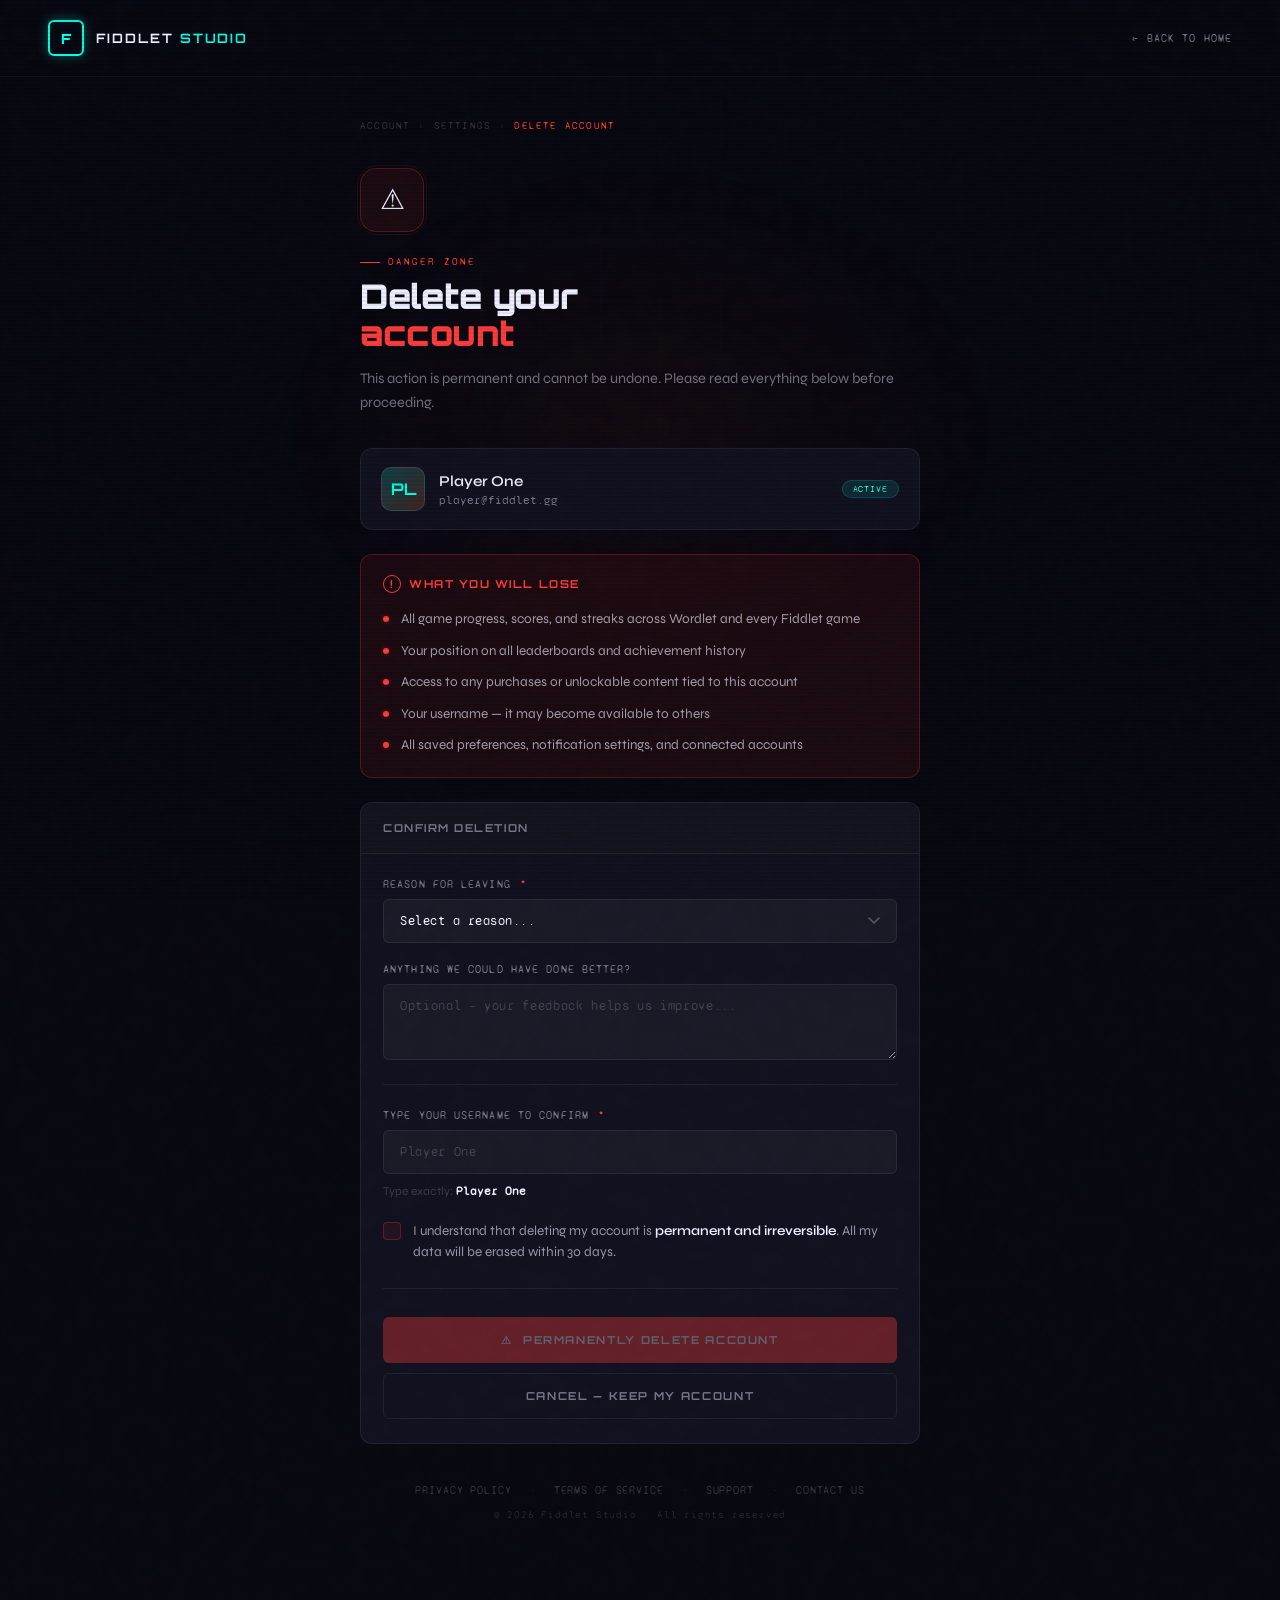
<file: delete-account.html>
<!DOCTYPE html>
<html lang="en">
<head>
<meta charset="UTF-8">
<meta name="viewport" content="width=device-width, initial-scale=1.0">
<title>Delete Account — Fiddlet Studio</title>
<link href="https://fonts.googleapis.com/css2?family=Orbitron:wght@400;700;900&family=Syne+Mono&family=Syne:wght@400;600;800&display=swap" rel="stylesheet">
<style>
*, *::before, *::after { box-sizing: border-box; margin: 0; padding: 0; }

:root {
  --black: #080810;
  --deep: #0d0d1a;
  --panel: #11111f;
  --panel-2: #14141f;
  --border: rgba(255,255,255,0.07);
  --border-red: rgba(255,60,60,0.25);
  --neon: #00ffe7;
  --neon-dim: rgba(0,255,231,0.1);
  --orange: #ff6b2b;
  --red: #ff3c3c;
  --red-dim: rgba(255,60,60,0.08);
  --red-glow: rgba(255,60,60,0.3);
  --white: #eef0ff;
  --muted: rgba(238,240,255,0.45);
  --faint: rgba(238,240,255,0.18);
}

html { scroll-behavior: smooth; }

body {
  font-family: 'Syne', sans-serif;
  background: var(--black);
  color: var(--white);
  min-height: 100vh;
  overflow-x: hidden;
  cursor: default;
}

/* scanlines */
body::before {
  content: '';
  position: fixed; inset: 0;
  background: repeating-linear-gradient(0deg, transparent, transparent 2px, rgba(0,0,0,0.06) 2px, rgba(0,0,0,0.06) 4px);
  pointer-events: none; z-index: 1000;
}

/* grain */
body::after {
  content: '';
  position: fixed;
  inset: -200%; width: 400%; height: 400%;
  background-image: url("data:image/svg+xml,%3Csvg viewBox='0 0 200 200' xmlns='http://www.w3.org/2000/svg'%3E%3Cfilter id='n'%3E%3CfeTurbulence type='fractalNoise' baseFrequency='0.9' numOctaves='4' stitchTiles='stitch'/%3E%3C/filter%3E%3Crect width='100%25' height='100%25' filter='url(%23n)' opacity='0.04'/%3E%3C/svg%3E");
  pointer-events: none; z-index: 999; opacity: 0.35;
  animation: grain 0.4s steps(1) infinite;
}
@keyframes grain {
  0%,100%{transform:translate(0,0)} 10%{transform:translate(-2%,-3%)} 20%{transform:translate(3%,2%)}
  30%{transform:translate(-1%,4%)} 40%{transform:translate(2%,-1%)} 50%{transform:translate(-3%,3%)}
  60%{transform:translate(1%,-2%)} 70%{transform:translate(-2%,1%)} 80%{transform:translate(3%,-3%)}
  90%{transform:translate(-1%,2%)}
}

/* ── NAV ── */
nav {
  position: fixed; top: 0; left: 0; right: 0; z-index: 100;
  padding: 20px 48px;
  display: flex; justify-content: space-between; align-items: center;
  background: linear-gradient(to bottom, rgba(8,8,16,0.97), transparent);
  border-bottom: 1px solid rgba(255,255,255,0.04);
}
.nav-logo {
  display: flex; align-items: center; gap: 12px;
  text-decoration: none;
}
.logo-mark {
  width: 36px; height: 36px;
  border: 2px solid var(--neon); border-radius: 6px;
  display: flex; align-items: center; justify-content: center;
  font-family: 'Orbitron', monospace; font-size: 14px; font-weight: 900;
  color: var(--neon);
  box-shadow: 0 0 12px rgba(0,255,231,0.35), inset 0 0 12px rgba(0,255,231,0.05);
}
.logo-text {
  font-family: 'Orbitron', monospace; font-size: 13px; font-weight: 700;
  color: var(--white); letter-spacing: 0.15em; text-transform: uppercase;
}
.logo-text span { color: var(--neon); }

.nav-back {
  display: flex; align-items: center; gap: 8px;
  font-family: 'Syne Mono', monospace; font-size: 11px;
  color: var(--muted); text-decoration: none; letter-spacing: 0.1em;
  text-transform: uppercase; transition: color 0.15s;
}
.nav-back:hover { color: var(--neon); }
.nav-back::before { content: '←'; }

/* ── PAGE LAYOUT ── */
.page-wrap {
  min-height: 100vh;
  display: flex; align-items: flex-start; justify-content: center;
  padding: 120px 24px 80px;
  position: relative;
}

/* bg orb - red tint */
.page-orb {
  position: fixed; top: 20%; left: 50%;
  transform: translateX(-50%);
  width: 700px; height: 500px;
  border-radius: 50%;
  background: radial-gradient(ellipse at center, rgba(255,60,60,0.05), transparent 70%);
  pointer-events: none; z-index: 0;
  filter: blur(40px);
}

/* bg grid */
.page-grid {
  position: fixed; inset: 0; pointer-events: none; z-index: 0;
  background-image:
    linear-gradient(rgba(255,60,60,0.025) 1px, transparent 1px),
    linear-gradient(90deg, rgba(255,60,60,0.025) 1px, transparent 1px);
  background-size: 60px 60px;
  mask-image: radial-gradient(ellipse 60% 80% at 50% 40%, black, transparent);
}

.page-inner {
  position: relative; z-index: 1;
  width: 100%; max-width: 560px;
}

/* ── BREADCRUMB ── */
.breadcrumb {
  display: flex; align-items: center; gap: 8px;
  font-family: 'Syne Mono', monospace; font-size: 10px;
  color: var(--faint); letter-spacing: 0.12em; text-transform: uppercase;
  margin-bottom: 36px;
  opacity: 0; animation: fade-up 0.5s 0.1s forwards;
}
.breadcrumb a { color: var(--faint); text-decoration: none; transition: color 0.15s; }
.breadcrumb a:hover { color: var(--neon); }
.breadcrumb-sep { color: rgba(255,255,255,0.12); }
.breadcrumb-current { color: var(--red); }

/* ── WARNING HEADER ── */
.warning-header {
  margin-bottom: 32px;
  opacity: 0; animation: fade-up 0.5s 0.2s forwards;
}
.warning-icon-wrap {
  width: 64px; height: 64px; margin-bottom: 24px;
  border-radius: 16px;
  background: var(--red-dim);
  border: 1px solid var(--border-red);
  display: flex; align-items: center; justify-content: center;
  position: relative;
}
.warning-icon-wrap::before {
  content: '';
  position: absolute; inset: -4px;
  border-radius: 20px;
  border: 1px solid rgba(255,60,60,0.1);
}
.warning-icon {
  font-size: 28px;
  animation: icon-pulse 2.5s ease-in-out infinite;
}
@keyframes icon-pulse {
  0%,100% { transform: scale(1); }
  50% { transform: scale(1.08); }
}
.warning-eyebrow {
  font-family: 'Syne Mono', monospace; font-size: 10px;
  color: var(--red); letter-spacing: 0.2em; text-transform: uppercase;
  margin-bottom: 10px;
  display: flex; align-items: center; gap: 8px;
}
.warning-eyebrow::before {
  content: '';
  display: inline-block; width: 20px; height: 1px;
  background: var(--red);
}
.warning-title {
  font-family: 'Orbitron', monospace;
  font-size: clamp(24px, 4vw, 34px);
  font-weight: 900; letter-spacing: -0.5px; line-height: 1.1;
  color: var(--white); margin-bottom: 14px;
}
.warning-title em { font-style: normal; color: var(--red); }
.warning-sub {
  font-size: 14.5px; line-height: 1.7; color: var(--muted);
}

/* ── ACCOUNT PREVIEW CARD ── */
.account-card {
  background: var(--panel);
  border: 1px solid var(--border);
  border-radius: 12px;
  padding: 18px 20px;
  margin-bottom: 24px;
  display: flex; align-items: center; gap: 14px;
  opacity: 0; animation: fade-up 0.5s 0.3s forwards;
}
.account-avatar {
  width: 44px; height: 44px; border-radius: 10px;
  background: linear-gradient(135deg, rgba(0,255,231,0.2), rgba(255,107,43,0.2));
  border: 1px solid rgba(255,255,255,0.1);
  display: flex; align-items: center; justify-content: center;
  font-family: 'Orbitron', monospace; font-size: 16px; font-weight: 700;
  color: var(--neon); flex-shrink: 0;
}
.account-info { flex: 1; min-width: 0; }
.account-name {
  font-weight: 600; font-size: 15px; color: var(--white);
  margin-bottom: 3px; white-space: nowrap; overflow: hidden; text-overflow: ellipsis;
}
.account-email {
  font-family: 'Syne Mono', monospace; font-size: 12px; color: var(--muted);
  white-space: nowrap; overflow: hidden; text-overflow: ellipsis;
}
.account-badge {
  font-family: 'Syne Mono', monospace; font-size: 9px;
  color: var(--neon); background: var(--neon-dim);
  border: 1px solid rgba(0,255,231,0.18);
  padding: 3px 10px; border-radius: 100px;
  letter-spacing: 0.1em; text-transform: uppercase;
  white-space: nowrap; flex-shrink: 0;
}

/* ── CONSEQUENCES ── */
.consequences-card {
  background: var(--red-dim);
  border: 1px solid var(--border-red);
  border-radius: 12px;
  padding: 20px 22px;
  margin-bottom: 24px;
  opacity: 0; animation: fade-up 0.5s 0.4s forwards;
}
.consequences-title {
  font-family: 'Orbitron', monospace; font-size: 11px;
  font-weight: 700; letter-spacing: 0.14em; text-transform: uppercase;
  color: var(--red); margin-bottom: 16px;
  display: flex; align-items: center; gap: 8px;
}
.consequences-title::before { content: '!'; display: inline-flex; align-items: center; justify-content: center; width: 18px; height: 18px; border-radius: 50%; border: 1px solid var(--red); font-size: 11px; flex-shrink: 0; }
.consequence-list { display: flex; flex-direction: column; gap: 10px; }
.consequence-item {
  display: flex; align-items: flex-start; gap: 12px;
  font-size: 13.5px; line-height: 1.6; color: rgba(238,240,255,0.65);
}
.consequence-dot {
  width: 6px; height: 6px; border-radius: 50%;
  background: var(--red); flex-shrink: 0; margin-top: 7px;
  box-shadow: 0 0 6px var(--red-glow);
}

/* ── FORM CARD ── */
.form-card {
  background: var(--panel);
  border: 1px solid var(--border);
  border-radius: 12px;
  overflow: hidden;
  opacity: 0; animation: fade-up 0.5s 0.5s forwards;
}
.form-card-header {
  padding: 18px 22px;
  border-bottom: 1px solid var(--border);
  background: var(--panel-2);
}
.form-card-title {
  font-family: 'Orbitron', monospace; font-size: 11px;
  font-weight: 700; letter-spacing: 0.14em; text-transform: uppercase;
  color: var(--muted);
}
.form-body { padding: 24px 22px; display: flex; flex-direction: column; gap: 20px; }

/* FORM FIELDS */
.field { display: flex; flex-direction: column; gap: 8px; }
.field-label {
  font-family: 'Syne Mono', monospace; font-size: 11px;
  color: var(--muted); letter-spacing: 0.1em; text-transform: uppercase;
}
.field-label span { color: var(--red); margin-left: 2px; }
.field-input {
  background: rgba(255,255,255,0.04);
  border: 1px solid var(--border);
  border-radius: 6px; outline: none;
  padding: 13px 16px;
  font-family: 'Syne Mono', monospace; font-size: 13px;
  color: var(--white); letter-spacing: 0.05em;
  transition: border-color 0.2s, box-shadow 0.2s;
  width: 100%;
}
.field-input::placeholder { color: var(--faint); }
.field-input:focus {
  border-color: rgba(255,60,60,0.4);
  box-shadow: 0 0 0 3px rgba(255,60,60,0.08);
}
.field-hint {
  font-size: 12px; color: var(--faint); line-height: 1.55;
}

/* REASON SELECT */
.field-select {
  background: rgba(255,255,255,0.04);
  border: 1px solid var(--border);
  border-radius: 6px; outline: none;
  padding: 13px 16px;
  font-family: 'Syne Mono', monospace; font-size: 13px;
  color: var(--white); letter-spacing: 0.04em;
  width: 100%; cursor: pointer;
  appearance: none;
  background-image: url("data:image/svg+xml,%3Csvg xmlns='http://www.w3.org/2000/svg' width='12' height='8' viewBox='0 0 12 8'%3E%3Cpath d='M1 1l5 5 5-5' stroke='rgba(238,240,255,0.3)' stroke-width='1.5' fill='none' stroke-linecap='round'/%3E%3C/svg%3E");
  background-repeat: no-repeat;
  background-position: right 16px center;
  transition: border-color 0.2s;
}
.field-select:focus { border-color: rgba(255,60,60,0.4); }
.field-select option { background: #1a1a2e; color: var(--white); }

/* CHECKBOX */
.checkbox-row {
  display: flex; align-items: flex-start; gap: 12px;
  cursor: pointer;
}
.checkbox-box {
  width: 18px; height: 18px; flex-shrink: 0; margin-top: 1px;
  border: 1px solid var(--border-red); border-radius: 4px;
  background: var(--red-dim);
  display: flex; align-items: center; justify-content: center;
  transition: background 0.15s, border-color 0.15s;
  cursor: pointer;
}
.checkbox-box.checked {
  background: var(--red); border-color: var(--red);
}
.checkbox-check { color: white; font-size: 11px; display: none; }
.checkbox-box.checked .checkbox-check { display: block; }
.checkbox-label {
  font-size: 13.5px; line-height: 1.6; color: rgba(238,240,255,0.6);
}
.checkbox-label strong { color: var(--white); font-weight: 600; }

/* DIVIDER */
.form-divider {
  height: 1px; background: var(--border); margin: 4px 0;
}

/* CONFIRM INPUT */
.confirm-wrap {
  position: relative;
}
.confirm-match-badge {
  position: absolute; right: 12px; top: 50%; transform: translateY(-50%);
  font-family: 'Syne Mono', monospace; font-size: 10px;
  letter-spacing: 0.08em; padding: 3px 10px; border-radius: 100px;
  display: none;
}
.confirm-match-badge.show { display: block; }
.confirm-match-badge.ok { color: #27c93f; background: rgba(39,201,63,0.1); border: 1px solid rgba(39,201,63,0.25); }
.confirm-match-badge.no { color: var(--red); background: var(--red-dim); border: 1px solid var(--border-red); }

/* ── ACTION BUTTONS ── */
.actions {
  margin-top: 4px;
  display: flex; flex-direction: column; gap: 10px;
}
.btn-delete {
  width: 100%;
  font-family: 'Orbitron', monospace; font-size: 11px;
  font-weight: 700; letter-spacing: 0.15em; text-transform: uppercase;
  color: var(--white); background: var(--red);
  border: none; border-radius: 6px;
  padding: 16px;
  cursor: not-allowed;
  opacity: 0.35;
  transition: opacity 0.2s, box-shadow 0.2s, transform 0.1s;
  display: flex; align-items: center; justify-content: center; gap: 10px;
}
.btn-delete.active {
  cursor: pointer; opacity: 1;
}
.btn-delete.active:hover {
  box-shadow: 0 0 28px rgba(255,60,60,0.4);
  transform: translateY(-1px);
}
.btn-delete.active:active { transform: translateY(0); }

.btn-cancel {
  width: 100%;
  font-family: 'Orbitron', monospace; font-size: 11px;
  font-weight: 700; letter-spacing: 0.15em; text-transform: uppercase;
  color: var(--muted); background: transparent;
  border: 1px solid var(--border); border-radius: 6px;
  padding: 15px; cursor: pointer; text-decoration: none;
  display: flex; align-items: center; justify-content: center;
  transition: border-color 0.2s, color 0.2s;
}
.btn-cancel:hover { border-color: rgba(0,255,231,0.3); color: var(--neon); }

/* ── MODAL OVERLAY ── */
.modal-overlay {
  position: fixed; inset: 0; z-index: 500;
  background: rgba(8,8,16,0.88);
  backdrop-filter: blur(4px);
  display: flex; align-items: center; justify-content: center;
  padding: 24px;
  opacity: 0; pointer-events: none;
  transition: opacity 0.25s;
}
.modal-overlay.open { opacity: 1; pointer-events: all; }

.modal {
  background: var(--panel);
  border: 1px solid var(--border-red);
  border-radius: 16px;
  padding: 36px 32px;
  max-width: 420px; width: 100%;
  text-align: center;
  transform: scale(0.94) translateY(12px);
  transition: transform 0.25s;
  box-shadow: 0 0 60px rgba(255,60,60,0.12);
}
.modal-overlay.open .modal { transform: scale(1) translateY(0); }

.modal-icon { font-size: 48px; margin-bottom: 20px; display: block; }
.modal-title {
  font-family: 'Orbitron', monospace; font-size: 20px; font-weight: 900;
  letter-spacing: -0.3px; color: var(--white); margin-bottom: 12px;
}
.modal-title em { font-style: normal; color: var(--red); }
.modal-body {
  font-size: 14px; line-height: 1.7; color: var(--muted); margin-bottom: 28px;
}
.modal-countdown {
  font-family: 'Orbitron', monospace; font-size: 36px; font-weight: 900;
  color: var(--red); margin: 16px 0;
  text-shadow: 0 0 20px var(--red-glow);
}
.modal-actions { display: flex; flex-direction: column; gap: 10px; }
.modal-confirm {
  font-family: 'Orbitron', monospace; font-size: 11px;
  font-weight: 700; letter-spacing: 0.15em; text-transform: uppercase;
  color: var(--white); background: var(--red);
  border: none; border-radius: 6px; padding: 15px;
  cursor: pointer; transition: box-shadow 0.2s; width: 100%;
  opacity: 0.4; pointer-events: none;
}
.modal-confirm.ready { opacity: 1; pointer-events: all; }
.modal-confirm.ready:hover { box-shadow: 0 0 24px rgba(255,60,60,0.4); }
.modal-cancel-btn {
  font-family: 'Orbitron', monospace; font-size: 11px;
  font-weight: 700; letter-spacing: 0.15em; text-transform: uppercase;
  color: var(--muted); background: transparent;
  border: 1px solid var(--border); border-radius: 6px; padding: 14px;
  cursor: pointer; transition: color 0.15s, border-color 0.15s; width: 100%;
}
.modal-cancel-btn:hover { color: var(--neon); border-color: rgba(0,255,231,0.3); }

/* ── SUCCESS STATE ── */
.success-screen {
  display: none;
  text-align: center;
  padding: 60px 0;
  opacity: 0; animation: fade-up 0.6s 0.1s forwards;
}
.success-screen.show { display: block; }
.success-icon { font-size: 56px; display: block; margin-bottom: 24px; }
.success-title {
  font-family: 'Orbitron', monospace; font-size: 26px; font-weight: 900;
  letter-spacing: -0.5px; color: var(--white); margin-bottom: 12px;
}
.success-sub { font-size: 15px; line-height: 1.7; color: var(--muted); margin-bottom: 32px; }
.success-redirect {
  font-family: 'Syne Mono', monospace; font-size: 12px;
  color: var(--faint); letter-spacing: 0.1em;
}
.success-bar-wrap {
  width: 200px; height: 2px; background: var(--border);
  border-radius: 100px; margin: 12px auto 0; overflow: hidden;
}
.success-bar {
  height: 100%; background: var(--neon); border-radius: 100px;
  width: 0; animation: progress-fill 4s 0.5s linear forwards;
}
@keyframes progress-fill { to { width: 100%; } }

/* ── FOOTER STRIP ── */
.page-footer {
  margin-top: 40px; text-align: center;
  opacity: 0; animation: fade-up 0.5s 0.7s forwards;
}
.footer-links-row {
  display: flex; align-items: center; justify-content: center; gap: 20px;
  flex-wrap: wrap;
}
.footer-links-row a {
  font-family: 'Syne Mono', monospace; font-size: 11px;
  color: var(--faint); text-decoration: none; letter-spacing: 0.08em;
  text-transform: uppercase; transition: color 0.15s;
}
.footer-links-row a:hover { color: var(--neon); }
.footer-sep { color: rgba(255,255,255,0.1); font-size: 10px; }
.footer-copy {
  margin-top: 12px; font-family: 'Syne Mono', monospace;
  font-size: 10px; color: rgba(238,240,255,0.12); letter-spacing: 0.08em;
}

/* ── ANIMATIONS ── */
@keyframes fade-up {
  from { opacity: 0; transform: translateY(20px); }
  to   { opacity: 1; transform: translateY(0); }
}

/* ── RESPONSIVE ── */
@media (max-width: 600px) {
  nav { padding: 16px 20px; }
  .logo-text { display: none; }
  .page-wrap { padding: 90px 16px 60px; }
  .modal { padding: 28px 20px; }
}
</style>
</head>
<body>

<!-- NAV -->
<nav>
  <a class="nav-logo" href="fiddlet-studio-index.html">
    <div class="logo-mark">F</div>
    <span class="logo-text">Fiddlet <span>Studio</span></span>
  </a>
  <a class="nav-back" href="fiddlet-studio-index.html">Back to Home</a>
</nav>

<div class="page-orb"></div>
<div class="page-grid"></div>

<div class="page-wrap">
  <div class="page-inner">

    <!-- MAIN FLOW -->
    <div id="main-flow">

      <!-- BREADCRUMB -->
      <div class="breadcrumb">
        <a href="#">Account</a>
        <span class="breadcrumb-sep">›</span>
        <a href="#">Settings</a>
        <span class="breadcrumb-sep">›</span>
        <span class="breadcrumb-current">Delete Account</span>
      </div>

      <!-- HEADER -->
      <div class="warning-header">
        <div class="warning-icon-wrap">
          <span class="warning-icon">⚠</span>
        </div>
        <div class="warning-eyebrow">Danger Zone</div>
        <h1 class="warning-title">Delete your<br><em>account</em></h1>
        <p class="warning-sub">This action is permanent and cannot be undone. Please read everything below before proceeding.</p>
      </div>

      <!-- ACCOUNT CARD -->
      <div class="account-card">
        <div class="account-avatar">PL</div>
        <div class="account-info">
          <div class="account-name">Player One</div>
          <div class="account-email">player@fiddlet.gg</div>
        </div>
        <span class="account-badge">Active</span>
      </div>

      <!-- CONSEQUENCES -->
      <div class="consequences-card">
        <div class="consequences-title">What you will lose</div>
        <div class="consequence-list">
          <div class="consequence-item"><div class="consequence-dot"></div><span>All game progress, scores, and streaks across Wordlet and every Fiddlet game</span></div>
          <div class="consequence-item"><div class="consequence-dot"></div><span>Your position on all leaderboards and achievement history</span></div>
          <div class="consequence-item"><div class="consequence-dot"></div><span>Access to any purchases or unlockable content tied to this account</span></div>
          <div class="consequence-item"><div class="consequence-dot"></div><span>Your username — it may become available to others</span></div>
          <div class="consequence-item"><div class="consequence-dot"></div><span>All saved preferences, notification settings, and connected accounts</span></div>
        </div>
      </div>

      <!-- FORM -->
      <div class="form-card">
        <div class="form-card-header">
          <div class="form-card-title">Confirm deletion</div>
        </div>
        <div class="form-body">

          <!-- Reason -->
          <div class="field">
            <label class="field-label" for="reason">Reason for leaving <span>*</span></label>
            <select class="field-select" id="reason">
              <option value="" disabled selected>Select a reason...</option>
              <option value="not-using">I no longer use the app</option>
              <option value="too-many-emails">Too many notifications / emails</option>
              <option value="privacy">Privacy concerns</option>
              <option value="technical">Technical issues</option>
              <option value="other">Other</option>
            </select>
          </div>

          <!-- Feedback -->
          <div class="field">
            <label class="field-label" for="feedback">Anything we could have done better?</label>
            <textarea class="field-input" id="feedback" rows="3" placeholder="Optional — your feedback helps us improve..." style="resize:vertical;"></textarea>
          </div>

          <div class="form-divider"></div>

          <!-- Confirm username -->
          <div class="field">
            <label class="field-label" for="confirm-name">Type your username to confirm <span>*</span></label>
            <div class="confirm-wrap">
              <input class="field-input" id="confirm-name" type="text" placeholder="Player One" autocomplete="off" style="padding-right: 90px;" />
              <div class="confirm-match-badge" id="match-badge"></div>
            </div>
            <span class="field-hint">Type exactly: <strong style="color:var(--white);font-family:'Syne Mono',monospace;">Player One</strong></span>
          </div>

          <!-- Checkbox -->
          <label class="checkbox-row" id="checkbox-row">
            <div class="checkbox-box" id="checkbox-box">
              <span class="checkbox-check">✓</span>
            </div>
            <span class="checkbox-label">I understand that deleting my account is <strong>permanent and irreversible</strong>. All my data will be erased within 30 days.</span>
          </label>

          <div class="form-divider"></div>

          <!-- Actions -->
          <div class="actions">
            <button class="btn-delete" id="delete-btn" disabled>
              <span>⚠</span> Permanently Delete Account
            </button>
            <a href="fiddlet-studio-index.html" class="btn-cancel">Cancel — Keep My Account</a>
          </div>

        </div>
      </div>

      <!-- FOOTER LINKS -->
      <div class="page-footer">
        <div class="footer-links-row">
          <a href="#">Privacy Policy</a>
          <span class="footer-sep">·</span>
          <a href="#">Terms of Service</a>
          <span class="footer-sep">·</span>
          <a href="#">Support</a>
          <span class="footer-sep">·</span>
          <a href="#">Contact Us</a>
        </div>
        <div class="footer-copy">© 2026 Fiddlet Studio · All rights reserved</div>
      </div>

    </div><!-- /main-flow -->

    <!-- SUCCESS STATE -->
    <div class="success-screen" id="success-screen">
      <span class="success-icon">👋</span>
      <h2 class="success-title">Account Deleted</h2>
      <p class="success-sub">Your account has been scheduled for deletion. All personal data will be permanently erased within 30 days. Thanks for playing with us.</p>
      <div class="success-redirect">Redirecting you home...</div>
      <div class="success-bar-wrap"><div class="success-bar"></div></div>
    </div>

  </div>
</div>

<!-- CONFIRMATION MODAL -->
<div class="modal-overlay" id="modal">
  <div class="modal">
    <span class="modal-icon">💀</span>
    <h2 class="modal-title">Last <em>chance.</em></h2>
    <p class="modal-body">You're about to permanently delete <strong style="color:var(--white);">Player One</strong>. This cannot be undone. Your data will be gone forever.</p>
    <div class="modal-countdown" id="countdown">5</div>
    <div class="modal-actions">
      <button class="modal-confirm" id="modal-confirm">Yes, Delete Everything</button>
      <button class="modal-cancel-btn" id="modal-cancel">No, Keep My Account</button>
    </div>
  </div>
</div>

<script>
  const USERNAME = 'Player One';
  const confirmInput = document.getElementById('confirm-name');
  const matchBadge = document.getElementById('match-badge');
  const checkboxBox = document.getElementById('checkbox-box');
  const checkboxRow = document.getElementById('checkbox-row');
  const deleteBtn = document.getElementById('delete-btn');
  const modal = document.getElementById('modal');
  const modalConfirm = document.getElementById('modal-confirm');
  const modalCancel = document.getElementById('modal-cancel');
  const countdownEl = document.getElementById('countdown');
  const reasonSelect = document.getElementById('reason');
  const successScreen = document.getElementById('success-screen');
  const mainFlow = document.getElementById('main-flow');

  let checked = false;
  let countdownTimer = null;

  function checkForm() {
    const nameMatch = confirmInput.value.trim() === USERNAME;
    const reasonFilled = reasonSelect.value !== '';
    const allGood = nameMatch && checked && reasonFilled;
    deleteBtn.disabled = !allGood;
    deleteBtn.classList.toggle('active', allGood);
  }

  confirmInput.addEventListener('input', () => {
    const val = confirmInput.value.trim();
    if (val === '') {
      matchBadge.className = 'confirm-match-badge';
      matchBadge.textContent = '';
    } else if (val === USERNAME) {
      matchBadge.className = 'confirm-match-badge show ok';
      matchBadge.textContent = 'MATCH';
    } else {
      matchBadge.className = 'confirm-match-badge show no';
      matchBadge.textContent = 'NO MATCH';
    }
    checkForm();
  });

  checkboxRow.addEventListener('click', () => {
    checked = !checked;
    checkboxBox.classList.toggle('checked', checked);
    checkForm();
  });

  reasonSelect.addEventListener('change', checkForm);

  deleteBtn.addEventListener('click', () => {
    if (deleteBtn.disabled) return;
    openModal();
  });

  function openModal() {
    modal.classList.add('open');
    let count = 5;
    countdownEl.textContent = count;
    modalConfirm.classList.remove('ready');

    countdownTimer = setInterval(() => {
      count--;
      countdownEl.textContent = count;
      if (count <= 0) {
        clearInterval(countdownTimer);
        countdownEl.textContent = '';
        modalConfirm.classList.add('ready');
      }
    }, 1000);
  }

  function closeModal() {
    modal.classList.remove('open');
    clearInterval(countdownTimer);
    countdownEl.textContent = '5';
    modalConfirm.classList.remove('ready');
  }

  modalCancel.addEventListener('click', closeModal);
  modal.addEventListener('click', (e) => { if (e.target === modal) closeModal(); });

  modalConfirm.addEventListener('click', () => {
    if (!modalConfirm.classList.contains('ready')) return;
    modal.classList.remove('open');
    mainFlow.style.display = 'none';
    successScreen.classList.add('show');
    // redirect after 4.5s
    setTimeout(() => {
      window.location.href = 'fiddlet-studio-index.html';
    }, 4500);
  });
</script>
</body>
</html>
</file>
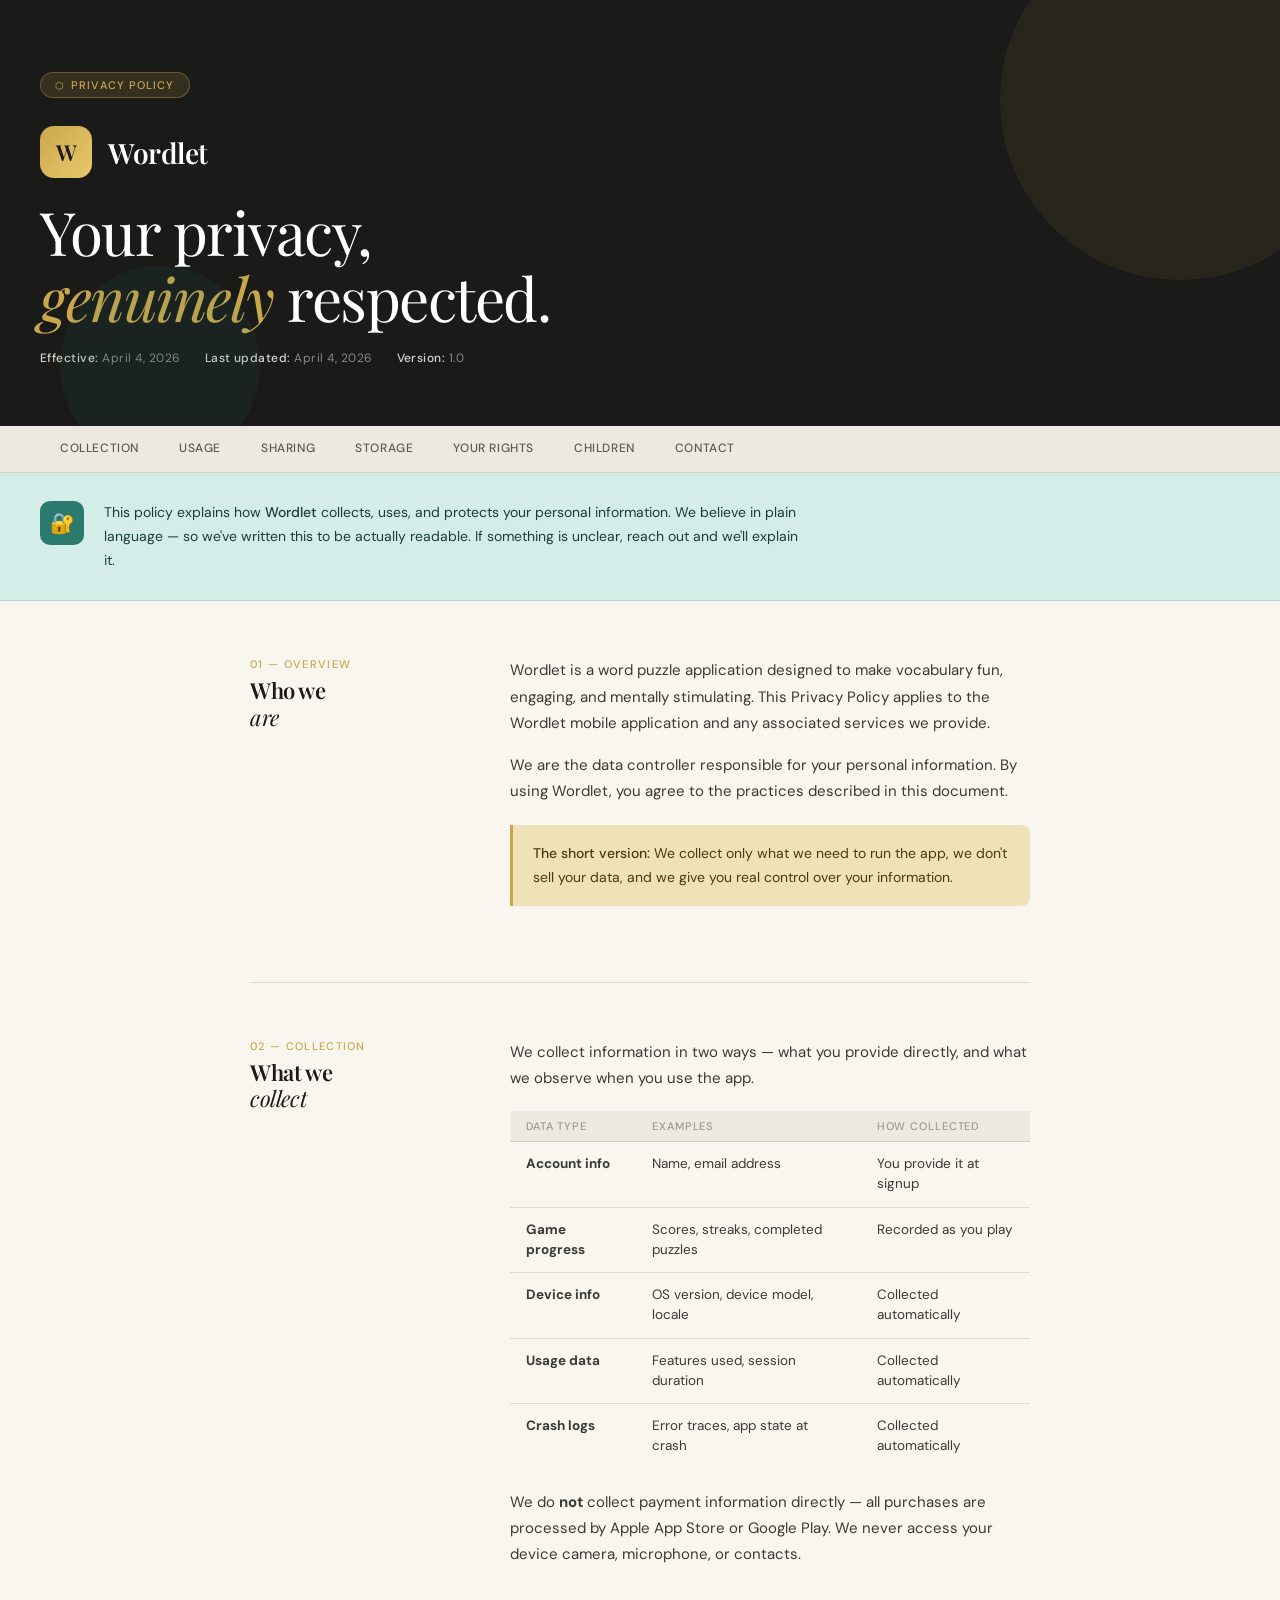
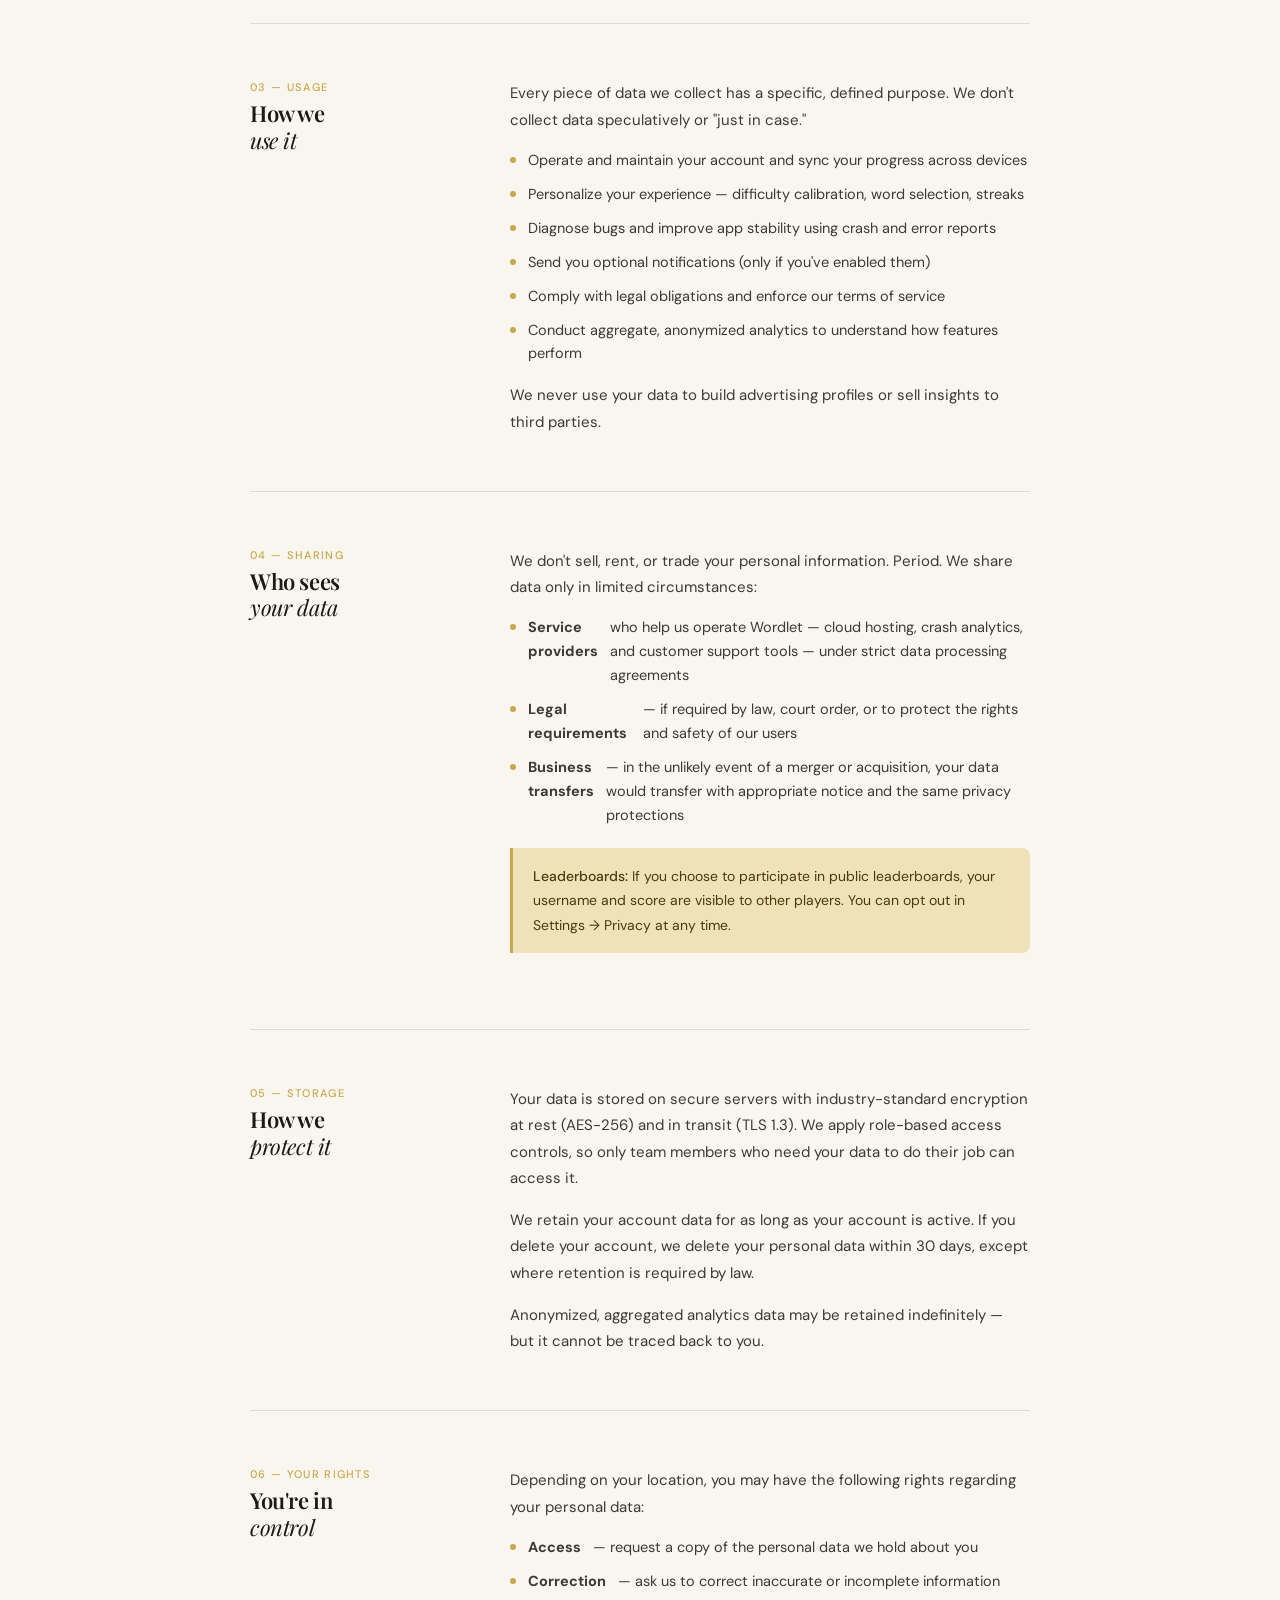
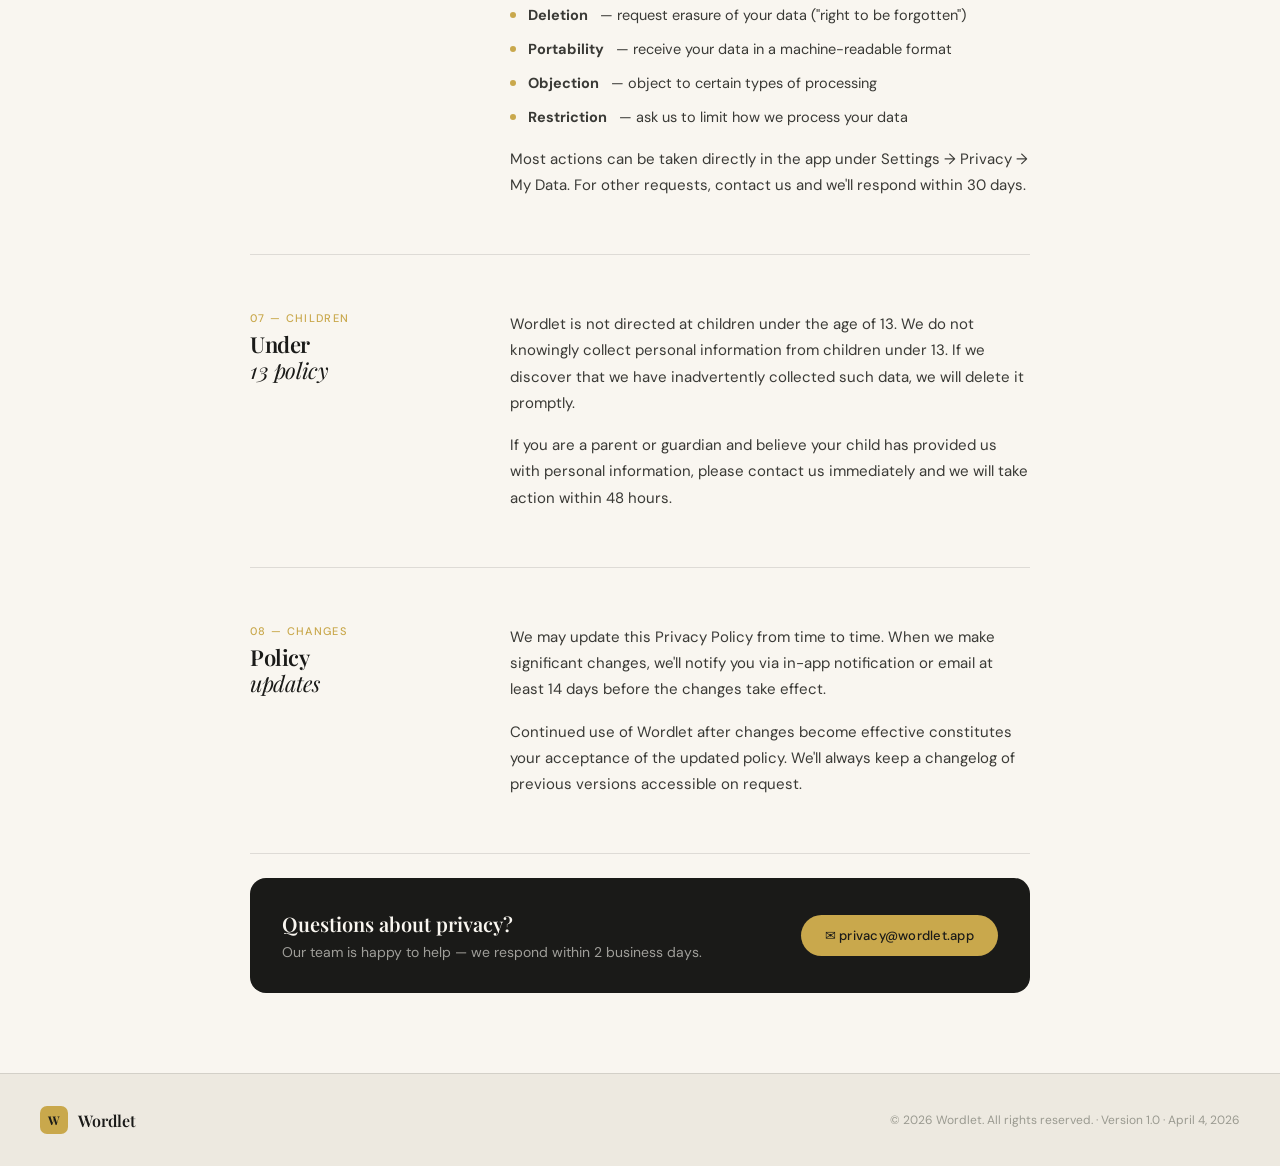
<file: wordlet/privacy-policy.html>
<!DOCTYPE html>
<html lang="en">
<head>
<meta charset="UTF-8">
<meta name="viewport" content="width=device-width, initial-scale=1.0">
<link href="https://fonts.googleapis.com/css2?family=Playfair+Display:ital,wght@0,400;0,600;1,400&family=DM+Sans:wght@300;400;500&display=swap" rel="stylesheet">
<style>
  *, *::before, *::after { box-sizing: border-box; margin: 0; padding: 0; }

  :root {
    --ink: #1a1a18;
    --ink-muted: #5a5a54;
    --ink-faint: #9a9a90;
    --cream: #f9f6f0;
    --cream-dark: #ede9e0;
    --gold: #c9a84c;
    --gold-light: #f0e2b8;
    --teal: #2a7a6e;
    --teal-light: #d4ede9;
    --border: rgba(26,26,24,0.12);
  }

  body {
    font-family: 'DM Sans', sans-serif;
    background: var(--cream);
    color: var(--ink);
    min-height: 100vh;
    overflow-x: hidden;
  }

  /* HERO */
  .hero {
    background: var(--ink);
    color: var(--cream);
    padding: 72px 40px 60px;
    position: relative;
    overflow: hidden;
  }
  .hero::before {
    content: '';
    position: absolute;
    top: -80px; right: -80px;
    width: 360px; height: 360px;
    border-radius: 50%;
    background: rgba(201,168,76,0.08);
  }
  .hero::after {
    content: '';
    position: absolute;
    bottom: -40px; left: 60px;
    width: 200px; height: 200px;
    border-radius: 50%;
    background: rgba(42,122,110,0.1);
  }

  .hero-badge {
    display: inline-flex;
    align-items: center;
    gap: 6px;
    background: rgba(201,168,76,0.15);
    border: 1px solid rgba(201,168,76,0.35);
    color: var(--gold);
    font-size: 11px;
    font-weight: 500;
    letter-spacing: 0.1em;
    text-transform: uppercase;
    padding: 5px 14px;
    border-radius: 100px;
    margin-bottom: 28px;
  }
  .hero-badge::before { content: '⬡'; font-size: 10px; }

  .logo-line {
    display: flex;
    align-items: center;
    gap: 16px;
    margin-bottom: 20px;
  }
  .app-icon {
    width: 52px; height: 52px;
    background: linear-gradient(135deg, var(--gold) 0%, #e8c96a 100%);
    border-radius: 14px;
    display: flex;
    align-items: center;
    justify-content: center;
    font-family: 'Playfair Display', serif;
    font-size: 22px;
    font-weight: 600;
    color: var(--ink);
    letter-spacing: -1px;
    flex-shrink: 0;
  }
  .app-name {
    font-family: 'Playfair Display', serif;
    font-size: 28px;
    font-weight: 600;
    color: #fff;
    letter-spacing: -0.5px;
  }

  .hero h1 {
    font-family: 'Playfair Display', serif;
    font-size: clamp(36px, 6vw, 60px);
    font-weight: 400;
    line-height: 1.1;
    color: #fff;
    letter-spacing: -1.5px;
    max-width: 580px;
    margin-bottom: 20px;
  }
  .hero h1 em {
    font-style: italic;
    color: var(--gold);
  }

  .hero-meta {
    display: flex;
    gap: 24px;
    flex-wrap: wrap;
    margin-top: 8px;
  }
  .meta-item {
    font-size: 12px;
    color: rgba(249,246,240,0.5);
    letter-spacing: 0.04em;
  }
  .meta-item strong {
    color: rgba(249,246,240,0.85);
    font-weight: 500;
  }

  /* NAV STRIP */
  .nav-strip {
    background: var(--cream-dark);
    border-bottom: 1px solid var(--border);
    padding: 0 40px;
    overflow-x: auto;
    white-space: nowrap;
    display: flex;
    gap: 0;
    -webkit-overflow-scrolling: touch;
  }
  .nav-item {
    display: inline-block;
    padding: 14px 20px;
    font-size: 12px;
    font-weight: 500;
    color: var(--ink-muted);
    letter-spacing: 0.05em;
    text-transform: uppercase;
    text-decoration: none;
    border-bottom: 2px solid transparent;
    cursor: pointer;
    transition: color 0.15s, border-color 0.15s;
  }
  .nav-item:hover { color: var(--ink); border-bottom-color: var(--gold); }

  /* INTRO BAND */
  .intro-band {
    background: var(--teal-light);
    border-bottom: 1px solid rgba(42,122,110,0.2);
    padding: 28px 40px;
    display: flex;
    align-items: flex-start;
    gap: 20px;
  }
  .intro-icon {
    width: 44px; height: 44px;
    background: var(--teal);
    border-radius: 10px;
    display: flex;
    align-items: center;
    justify-content: center;
    flex-shrink: 0;
    font-size: 20px;
  }
  .intro-band p {
    font-size: 14px;
    line-height: 1.7;
    color: #1a3d38;
    max-width: 700px;
  }
  .intro-band strong { font-weight: 500; }

  /* CONTENT */
  .content-wrap {
    max-width: 860px;
    margin: 0 auto;
    padding: 0 40px 80px;
  }

  /* SECTION */
  .section {
    margin-top: 56px;
    padding-bottom: 56px;
    border-bottom: 1px solid var(--border);
    display: grid;
    grid-template-columns: 220px 1fr;
    gap: 40px;
    align-items: start;
  }
  .section:last-of-type { border-bottom: none; }

  @media (max-width: 680px) {
    .section { grid-template-columns: 1fr; gap: 16px; }
    .hero { padding: 48px 24px 44px; }
    .intro-band { padding: 20px 24px; }
    .content-wrap { padding: 0 24px 60px; }
    .nav-strip { padding: 0 24px; }
  }

  .section-label {
    position: sticky;
    top: 24px;
  }
  .section-num {
    font-size: 11px;
    font-weight: 500;
    letter-spacing: 0.12em;
    text-transform: uppercase;
    color: var(--gold);
    margin-bottom: 6px;
  }
  .section-title {
    font-family: 'Playfair Display', serif;
    font-size: 22px;
    font-weight: 600;
    line-height: 1.2;
    color: var(--ink);
    letter-spacing: -0.4px;
  }
  .section-title em { font-style: italic; font-weight: 400; }

  .section-body { }
  .section-body p {
    font-size: 15px;
    line-height: 1.75;
    color: #3a3a36;
    margin-bottom: 16px;
  }
  .section-body p:last-child { margin-bottom: 0; }

  /* ITEM LIST */
  .item-list {
    list-style: none;
    margin: 16px 0;
    display: flex;
    flex-direction: column;
    gap: 10px;
  }
  .item-list li {
    display: flex;
    gap: 12px;
    align-items: flex-start;
    font-size: 14.5px;
    line-height: 1.65;
    color: #3a3a36;
  }
  .item-list li::before {
    content: '';
    width: 6px; height: 6px;
    border-radius: 50%;
    background: var(--gold);
    flex-shrink: 0;
    margin-top: 8px;
  }

  /* HIGHLIGHT BOX */
  .highlight-box {
    background: var(--gold-light);
    border-left: 3px solid var(--gold);
    border-radius: 0 8px 8px 0;
    padding: 16px 20px;
    margin: 20px 0;
  }
  .highlight-box p {
    font-size: 14px !important;
    color: #4a3a10 !important;
    margin: 0 !important;
  }
  .highlight-box strong { font-weight: 500; }

  /* DATA TABLE */
  .data-table {
    width: 100%;
    border-collapse: collapse;
    margin: 20px 0;
    font-size: 13.5px;
  }
  .data-table th {
    text-align: left;
    font-weight: 500;
    font-size: 11px;
    letter-spacing: 0.08em;
    text-transform: uppercase;
    color: var(--ink-faint);
    padding: 8px 16px;
    background: var(--cream-dark);
    border-bottom: 1px solid var(--border);
  }
  .data-table td {
    padding: 12px 16px;
    border-bottom: 1px solid var(--border);
    color: #3a3a36;
    line-height: 1.5;
    vertical-align: top;
  }
  .data-table tr:last-child td { border-bottom: none; }
  .data-table tr:hover td { background: rgba(201,168,76,0.04); }

  /* CONTACT CARD */
  .contact-card {
    background: var(--ink);
    border-radius: 16px;
    padding: 32px;
    margin-top: 24px;
    color: var(--cream);
    display: flex;
    justify-content: space-between;
    align-items: center;
    flex-wrap: wrap;
    gap: 20px;
  }
  .contact-card h3 {
    font-family: 'Playfair Display', serif;
    font-size: 20px;
    font-weight: 600;
    margin-bottom: 6px;
  }
  .contact-card p { font-size: 14px; color: rgba(249,246,240,0.6); }
  .contact-link {
    display: inline-flex;
    align-items: center;
    gap: 8px;
    background: var(--gold);
    color: var(--ink);
    font-size: 13px;
    font-weight: 500;
    padding: 12px 24px;
    border-radius: 100px;
    text-decoration: none;
    letter-spacing: 0.02em;
    white-space: nowrap;
  }

  /* FOOTER */
  .policy-footer {
    background: var(--cream-dark);
    border-top: 1px solid var(--border);
    padding: 32px 40px;
    display: flex;
    justify-content: space-between;
    align-items: center;
    flex-wrap: wrap;
    gap: 16px;
  }
  .footer-brand {
    display: flex;
    align-items: center;
    gap: 10px;
    font-family: 'Playfair Display', serif;
    font-size: 16px;
    font-weight: 600;
    color: var(--ink);
  }
  .footer-icon {
    width: 28px; height: 28px;
    background: var(--gold);
    border-radius: 7px;
    display: flex;
    align-items: center;
    justify-content: center;
    font-size: 12px;
    font-weight: 700;
    color: var(--ink);
  }
  .footer-meta { font-size: 12px; color: var(--ink-faint); }
</style>
</head>
<body>

<!-- HERO -->
<div class="hero">
  <div class="hero-badge">Privacy Policy</div>
  <div class="logo-line">
    <div class="app-icon">W</div>
    <div class="app-name">Wordlet</div>
  </div>
  <h1>Your privacy,<br><em>genuinely</em> respected.</h1>
  <div class="hero-meta">
    <span class="meta-item"><strong>Effective:</strong> April 4, 2026</span>
    <span class="meta-item"><strong>Last updated:</strong> April 4, 2026</span>
    <span class="meta-item"><strong>Version:</strong> 1.0</span>
  </div>
</div>

<!-- NAV STRIP -->
<div class="nav-strip">
  <span class="nav-item">Collection</span>
  <span class="nav-item">Usage</span>
  <span class="nav-item">Sharing</span>
  <span class="nav-item">Storage</span>
  <span class="nav-item">Your rights</span>
  <span class="nav-item">Children</span>
  <span class="nav-item">Contact</span>
</div>

<!-- INTRO BAND -->
<div class="intro-band">
  <div class="intro-icon">🔐</div>
  <p>This policy explains how <strong>Wordlet</strong> collects, uses, and protects your personal information. We believe in plain language — so we've written this to be actually readable. If something is unclear, reach out and we'll explain it.</p>
</div>

<!-- CONTENT -->
<div class="content-wrap">

  <!-- 1 -->
  <div class="section">
    <div class="section-label">
      <div class="section-num">01 — Overview</div>
      <div class="section-title">Who we<br><em>are</em></div>
    </div>
    <div class="section-body">
      <p>Wordlet is a word puzzle application designed to make vocabulary fun, engaging, and mentally stimulating. This Privacy Policy applies to the Wordlet mobile application and any associated services we provide.</p>
      <p>We are the data controller responsible for your personal information. By using Wordlet, you agree to the practices described in this document.</p>
      <div class="highlight-box">
        <p><strong>The short version:</strong> We collect only what we need to run the app, we don't sell your data, and we give you real control over your information.</p>
      </div>
    </div>
  </div>

  <!-- 2 -->
  <div class="section">
    <div class="section-label">
      <div class="section-num">02 — Collection</div>
      <div class="section-title">What we<br><em>collect</em></div>
    </div>
    <div class="section-body">
      <p>We collect information in two ways — what you provide directly, and what we observe when you use the app.</p>

      <table class="data-table">
        <thead>
          <tr><th>Data type</th><th>Examples</th><th>How collected</th></tr>
        </thead>
        <tbody>
          <tr>
            <td><strong>Account info</strong></td>
            <td>Name, email address</td>
            <td>You provide it at signup</td>
          </tr>
          <tr>
            <td><strong>Game progress</strong></td>
            <td>Scores, streaks, completed puzzles</td>
            <td>Recorded as you play</td>
          </tr>
          <tr>
            <td><strong>Device info</strong></td>
            <td>OS version, device model, locale</td>
            <td>Collected automatically</td>
          </tr>
          <tr>
            <td><strong>Usage data</strong></td>
            <td>Features used, session duration</td>
            <td>Collected automatically</td>
          </tr>
          <tr>
            <td><strong>Crash logs</strong></td>
            <td>Error traces, app state at crash</td>
            <td>Collected automatically</td>
          </tr>
        </tbody>
      </table>

      <p>We do <strong>not</strong> collect payment information directly — all purchases are processed by Apple App Store or Google Play. We never access your device camera, microphone, or contacts.</p>
    </div>
  </div>

  <!-- 3 -->
  <div class="section">
    <div class="section-label">
      <div class="section-num">03 — Usage</div>
      <div class="section-title">How we<br><em>use it</em></div>
    </div>
    <div class="section-body">
      <p>Every piece of data we collect has a specific, defined purpose. We don't collect data speculatively or "just in case."</p>
      <ul class="item-list">
        <li>Operate and maintain your account and sync your progress across devices</li>
        <li>Personalize your experience — difficulty calibration, word selection, streaks</li>
        <li>Diagnose bugs and improve app stability using crash and error reports</li>
        <li>Send you optional notifications (only if you've enabled them)</li>
        <li>Comply with legal obligations and enforce our terms of service</li>
        <li>Conduct aggregate, anonymized analytics to understand how features perform</li>
      </ul>
      <p>We never use your data to build advertising profiles or sell insights to third parties.</p>
    </div>
  </div>

  <!-- 4 -->
  <div class="section">
    <div class="section-label">
      <div class="section-num">04 — Sharing</div>
      <div class="section-title">Who sees<br><em>your data</em></div>
    </div>
    <div class="section-body">
      <p>We don't sell, rent, or trade your personal information. Period. We share data only in limited circumstances:</p>
      <ul class="item-list">
        <li><strong>Service providers</strong> who help us operate Wordlet — cloud hosting, crash analytics, and customer support tools — under strict data processing agreements</li>
        <li><strong>Legal requirements</strong> — if required by law, court order, or to protect the rights and safety of our users</li>
        <li><strong>Business transfers</strong> — in the unlikely event of a merger or acquisition, your data would transfer with appropriate notice and the same privacy protections</li>
      </ul>
      <div class="highlight-box">
        <p><strong>Leaderboards:</strong> If you choose to participate in public leaderboards, your username and score are visible to other players. You can opt out in Settings → Privacy at any time.</p>
      </div>
    </div>
  </div>

  <!-- 5 -->
  <div class="section">
    <div class="section-label">
      <div class="section-num">05 — Storage</div>
      <div class="section-title">How we<br><em>protect it</em></div>
    </div>
    <div class="section-body">
      <p>Your data is stored on secure servers with industry-standard encryption at rest (AES-256) and in transit (TLS 1.3). We apply role-based access controls, so only team members who need your data to do their job can access it.</p>
      <p>We retain your account data for as long as your account is active. If you delete your account, we delete your personal data within 30 days, except where retention is required by law.</p>
      <p>Anonymized, aggregated analytics data may be retained indefinitely — but it cannot be traced back to you.</p>
    </div>
  </div>

  <!-- 6 -->
  <div class="section">
    <div class="section-label">
      <div class="section-num">06 — Your rights</div>
      <div class="section-title">You're in<br><em>control</em></div>
    </div>
    <div class="section-body">
      <p>Depending on your location, you may have the following rights regarding your personal data:</p>
      <ul class="item-list">
        <li><strong>Access</strong> — request a copy of the personal data we hold about you</li>
        <li><strong>Correction</strong> — ask us to correct inaccurate or incomplete information</li>
        <li><strong>Deletion</strong> — request erasure of your data ("right to be forgotten")</li>
        <li><strong>Portability</strong> — receive your data in a machine-readable format</li>
        <li><strong>Objection</strong> — object to certain types of processing</li>
        <li><strong>Restriction</strong> — ask us to limit how we process your data</li>
      </ul>
      <p>Most actions can be taken directly in the app under Settings → Privacy → My Data. For other requests, contact us and we'll respond within 30 days.</p>
    </div>
  </div>

  <!-- 7 -->
  <div class="section">
    <div class="section-label">
      <div class="section-num">07 — Children</div>
      <div class="section-title">Under<br><em>13 policy</em></div>
    </div>
    <div class="section-body">
      <p>Wordlet is not directed at children under the age of 13. We do not knowingly collect personal information from children under 13. If we discover that we have inadvertently collected such data, we will delete it promptly.</p>
      <p>If you are a parent or guardian and believe your child has provided us with personal information, please contact us immediately and we will take action within 48 hours.</p>
    </div>
  </div>

  <!-- 8 -->
  <div class="section">
    <div class="section-label">
      <div class="section-num">08 — Changes</div>
      <div class="section-title">Policy<br><em>updates</em></div>
    </div>
    <div class="section-body">
      <p>We may update this Privacy Policy from time to time. When we make significant changes, we'll notify you via in-app notification or email at least 14 days before the changes take effect.</p>
      <p>Continued use of Wordlet after changes become effective constitutes your acceptance of the updated policy. We'll always keep a changelog of previous versions accessible on request.</p>
    </div>
  </div>

  <!-- CONTACT -->
  <div class="contact-card">
    <div>
      <h3>Questions about privacy?</h3>
      <p>Our team is happy to help — we respond within 2 business days.</p>
    </div>
    <a class="contact-link" href="mailto:privacy@wordlet.app">✉ privacy@wordlet.app</a>
  </div>

</div>

<!-- FOOTER -->
<div class="policy-footer">
  <div class="footer-brand">
    <div class="footer-icon">W</div>
    Wordlet
  </div>
  <div class="footer-meta">© 2026 Wordlet. All rights reserved. · Version 1.0 · April 4, 2026</div>
</div>

</body>
</html>
</file>
<file: crossword-generator.css>
*, *::before, *::after { box-sizing: border-box; margin: 0; padding: 0; }
  .black {
    background-color: var(--border);
  }

  #upload-json, #download-json{
    display: block;
    margin-right: auto;
    margin-left: auto;
    margin-top: 5px;
  }

  .cell {
    width: 30px;
    height: 30px;
    text-align: center;
    border: solid 1px var(--border);
    position: relative;
  }

  .cell .number {
    position: absolute;
    top: -2px;
    left: 2px;
    font-size: 10px;
}

  :root {
    --ink: #0e0e0f;
    --ink-muted: #5a5a62;
    --ink-faint: #a8a8b3;
    --paper: #f7f6f2;
    --paper-warm: #edeae0;
    --surface: #ffffff;
    --accent: #c8502a;
    --accent-2: #2a5fc8;
    --border: rgba(14,14,15,0.1);
    --border-strong: rgba(14,14,15,0.2);
    --nav-h: 64px;
    --radius: 4px;
    --radius-lg: 10px;
    --font-serif: 'DM Serif Display', Georgia, serif;
    --font-sans: 'Syne', sans-serif;
    --font-mono: 'DM Mono', monospace;
    --ease: cubic-bezier(0.25, 0.46, 0.45, 0.94);
  }

  html { scroll-behavior: smooth; }

  body {
    font-family: var(--font-sans);
    background: var(--paper);
    color: var(--ink);
    min-height: 100vh;
    -webkit-font-smoothing: antialiased;
  }

  /* ── TOPBAR ── */
  .topbar {
    background: var(--ink);
    color: var(--paper-warm);
    font-size: 11px;
    font-family: var(--font-mono);
    letter-spacing: 0.08em;
    padding: 0 2rem;
    height: 32px;
    display: flex;
    align-items: center;
    justify-content: space-between;
  }
  .topbar a { color: var(--accent); text-decoration: none; }
  .topbar-links { display: flex; gap: 1.5rem; }
  .topbar-links a { color: var(--paper-warm); opacity: 0.6; transition: opacity 0.2s; }
  .topbar-links a:hover { opacity: 1; }

  /* ── NAV ── */
  nav {
    position: sticky; top: 0; z-index: 100;
    height: var(--nav-h);
    background: rgba(247,246,242,0.9);
    backdrop-filter: blur(16px) saturate(1.4);
    -webkit-backdrop-filter: blur(16px) saturate(1.4);
    border-bottom: 1px solid var(--border);
    display: flex; align-items: center;
    padding: 0 2rem;
    gap: 0;
  }
  .nav-logo {
    display: flex; align-items: center; gap: 10px;
    text-decoration: none; color: var(--ink);
    margin-right: auto;
    flex-shrink: 0;
  }
  .nav-logo-mark {
    width: 34px; height: 34px;
    background: var(--ink);
    border-radius: 6px;
    display: flex; align-items: center; justify-content: center;
    position: relative; overflow: hidden;
  }
  .nav-logo-mark svg { width: 20px; height: 20px; }
  .nav-logo-wordmark {
    display: flex; flex-direction: column; line-height: 1;
  }
  .nav-logo-name {
    font-family: var(--font-sans);
    font-weight: 800;
    font-size: 16px;
    letter-spacing: -0.02em;
    color: var(--ink);
  }
  .nav-logo-sub {
    font-family: var(--font-mono);
    font-size: 9px;
    letter-spacing: 0.12em;
    color: var(--ink-muted);
    text-transform: uppercase;
    margin-top: 1px;
  }
  .nav-links {
    display: flex; align-items: center;
    list-style: none; gap: 0;
  }
  .nav-links a {
    display: flex; align-items: center; gap: 4px;
    padding: 0 16px; height: var(--nav-h);
    font-size: 13px; font-weight: 500;
    letter-spacing: 0.01em;
    color: var(--ink-muted);
    text-decoration: none;
    transition: color 0.2s;
    position: relative;
  }
  .nav-links a::after {
    content: '';
    position: absolute; bottom: 0; left: 16px; right: 16px;
    height: 2px; background: var(--accent);
    transform: scaleX(0); transform-origin: left;
    transition: transform 0.25s var(--ease);
  }
  .nav-links a:hover { color: var(--ink); }
  .nav-links a:hover::after { transform: scaleX(1); }
  .nav-links a.active { color: var(--ink); }
  .nav-links a.active::after { transform: scaleX(1); background: var(--ink); }
  .nav-dropdown { position: relative; }
  .nav-dropdown > a .chevron {
    font-size: 10px; transition: transform 0.2s;
    display: inline-block;
  }
  .nav-dropdown:hover > a .chevron { transform: rotate(180deg); }
  .dropdown-menu {
    display: none;
    position: absolute; top: calc(100% + 1px); left: 0;
    min-width: 220px;
    background: var(--surface);
    border: 1px solid var(--border-strong);
    border-radius: var(--radius-lg);
    box-shadow: 0 8px 32px rgba(0,0,0,0.12);
    padding: 6px;
    z-index: 200;
  }
  .nav-dropdown:hover .dropdown-menu { display: block; animation: dropIn 0.18s var(--ease); }
  @keyframes dropIn { from { opacity:0; transform: translateY(-6px); } to { opacity:1; transform: none; } }
  .dropdown-menu a {
    display: flex; align-items: center; gap: 10px;
    padding: 9px 12px; border-radius: 6px;
    font-size: 13px; color: var(--ink-muted);
    text-decoration: none;
    transition: background 0.15s, color 0.15s;
    height: auto;
  }
  .dropdown-menu a:hover { background: var(--paper); color: var(--ink); }
  .dropdown-menu a::after { display: none; }
  .dropdown-icon {
    width: 28px; height: 28px; border-radius: 6px;
    background: var(--paper);
    display: flex; align-items: center; justify-content: center;
    font-size: 13px; flex-shrink: 0;
  }
  .dropdown-sep {
    height: 1px; background: var(--border);
    margin: 4px 0;
  }
  .nav-actions {
    display: flex; align-items: center; gap: 8px;
    margin-left: 8px;
  }
  .btn {
    display: inline-flex; align-items: center; gap: 6px;
    padding: 0 16px; height: 36px;
    font-family: var(--font-sans);
    font-size: 13px; font-weight: 600;
    letter-spacing: 0.01em;
    border-radius: var(--radius);
    border: 1.5px solid transparent;
    cursor: pointer; transition: all 0.2s var(--ease);
    text-decoration: none; white-space: nowrap;
  }
  .btn-ghost {
    background: transparent;
    border-color: var(--border-strong);
    color: var(--ink);
  }
  .btn-ghost:hover { background: var(--paper-warm); border-color: var(--border-strong); }
  .btn-primary {
    background: var(--ink);
    border-color: var(--ink);
    color: var(--paper);
  }
  .btn-primary:hover { background: #2a2a2f; }
  .btn-accent {
    background: var(--accent);
    border-color: var(--accent);
    color: white;
  }
  .btn-accent:hover { background: #b04422; }

  /* ── BREADCRUMB ── */
  .breadcrumb-bar {
    padding: 12px 2rem;
    border-bottom: 1px solid var(--border);
    background: var(--surface);
    display: flex; align-items: center; justify-content: space-between;
  }
  .breadcrumb {
    display: flex; align-items: center; gap: 6px;
    font-family: var(--font-mono);
    font-size: 11px;
    letter-spacing: 0.03em;
    list-style: none;
  }
  .breadcrumb li { display: flex; align-items: center; gap: 6px; }
  .breadcrumb a { color: var(--ink-muted); text-decoration: none; transition: color 0.2s; }
  .breadcrumb a:hover { color: var(--ink); }
  .breadcrumb .sep { color: var(--ink-faint); font-size: 10px; }
  .breadcrumb .current { color: var(--ink); font-weight: 500; }
  .breadcrumb-meta {
    display: flex; align-items: center; gap: 12px;
    font-family: var(--font-mono);
    font-size: 11px;
    color: var(--ink-faint);
  }
  .badge {
    display: inline-flex; align-items: center;
    padding: 2px 8px; border-radius: 20px;
    font-family: var(--font-mono);
    font-size: 10px; letter-spacing: 0.06em;
    font-weight: 500;
  }
  .badge-new { background: #e8f5e9; color: #2e7d32; border: 1px solid #a5d6a7; }
  .badge-beta { background: #fff3e0; color: #e65100; border: 1px solid #ffcc80; }
  .badge-pro { background: var(--ink); color: var(--paper); }

  /* ── HERO HEADER ── */
  .page-header {
    background: var(--surface);
    border-bottom: 1px solid var(--border);
    padding: 3rem 2rem 2.5rem;
    display: grid;
    grid-template-columns: 1fr auto;
    gap: 2rem;
    align-items: end;
  }
  .page-header-eyebrow {
    font-family: var(--font-mono);
    font-size: 11px;
    letter-spacing: 0.12em;
    text-transform: uppercase;
    color: var(--accent);
    margin-bottom: 12px;
    display: flex; align-items: center; gap: 8px;
  }
  .page-header-eyebrow::before {
    content: '';
    width: 20px; height: 1px;
    background: var(--accent);
  }
  .page-header h1 {
    font-family: var(--font-serif);
    font-size: clamp(2rem, 4vw, 3.25rem);
    font-weight: 400;
    line-height: 1.08;
    letter-spacing: -0.02em;
    color: var(--ink);
    margin-bottom: 12px;
  }
  .page-header h1 em {
    font-style: italic;
    color: var(--ink-muted);
  }
  .page-header-desc {
    font-size: 15px;
    color: var(--ink-muted);
    line-height: 1.6;
    max-width: 540px;
  }
  .page-header-actions {
    display: flex; flex-direction: column;
    align-items: flex-end; gap: 12px;
  }
  .stat-pill {
    display: flex; align-items: center; gap: 8px;
    padding: 8px 14px;
    background: var(--paper);
    border: 1px solid var(--border);
    border-radius: 40px;
    font-family: var(--font-mono); font-size: 11px;
    color: var(--ink-muted);
  }
  .stat-pill strong { color: var(--ink); font-weight: 500; }
  .stat-dot { width: 6px; height: 6px; border-radius: 50%; background: #4caf50; }

  /* ── LAYOUT ── */
  .workspace {
    display: grid;
    grid-template-columns: 280px 1fr 300px;
    min-height: calc(100vh - var(--nav-h) - 32px - 57px - 120px);
  }

  /* ── SIDEBAR ── */
  .sidebar {
    border-right: 1px solid var(--border);
    background: var(--surface);
    padding: 0;
    position: sticky;
    top: calc(var(--nav-h) + 57px);
    height: calc(100vh - var(--nav-h) - 57px);
    overflow-y: auto;
    scrollbar-width: thin;
  }
  .sidebar::-webkit-scrollbar { width: 4px; }
  .sidebar::-webkit-scrollbar-thumb { background: var(--border-strong); border-radius: 2px; }
  .sidebar-section {
    border-bottom: 1px solid var(--border);
    padding: 16px 0;
  }
  .sidebar-section-title {
    font-family: var(--font-mono);
    font-size: 10px;
    letter-spacing: 0.1em;
    text-transform: uppercase;
    color: var(--ink-faint);
    padding: 0 20px 8px;
  }
  .sidebar-item {
    display: flex; align-items: center; justify-content: space-between;
    padding: 8px 20px;
    font-size: 13px; font-weight: 500;
    color: var(--ink-muted);
    cursor: pointer; transition: all 0.15s;
    border-left: 2px solid transparent;
    gap: 8px;
  }
  .sidebar-item:hover { color: var(--ink); background: var(--paper); }
  .sidebar-item.active {
    color: var(--ink);
    background: var(--paper);
    border-left-color: var(--accent);
  }
  .sidebar-item .item-icon {
    width: 26px; height: 26px;
    border-radius: 5px;
    background: var(--paper);
    display: flex; align-items: center; justify-content: center;
    font-size: 13px; flex-shrink: 0;
    border: 1px solid var(--border);
  }
  .sidebar-item.active .item-icon {
    background: var(--ink); border-color: var(--ink);
  }
  .sidebar-item-label { flex: 1; }
  .item-count {
    font-family: var(--font-mono);
    font-size: 10px;
    color: var(--ink-faint);
  }
  .sidebar-template-grid {
    padding: 8px 16px;
    display: grid;
    grid-template-columns: 1fr 1fr;
    gap: 6px;
  }
  .template-thumb {
    aspect-ratio: 1;
    background: var(--paper);
    border: 1px solid var(--border);
    border-radius: 6px;
    cursor: pointer;
    transition: all 0.15s;
    display: flex; align-items: center; justify-content: center;
    padding: 6px;
    position: relative;
    overflow: hidden;
  }
  .template-thumb:hover { border-color: var(--ink); transform: translateY(-1px); }
  .template-thumb.active { border-color: var(--accent); border-width: 2px; }
  .template-grid-inner {
    display: grid;
    grid-template-columns: repeat(5, 1fr);
    gap: 1.5px;
    width: 100%;
  }
  .template-cell {
    aspect-ratio: 1;
    background: var(--paper-warm);
    border-radius: 1px;
  }
  .template-cell.dark { background: var(--ink); }
  .template-cell.accent { background: var(--accent); }

  /* ── MAIN ── */
  main { padding: 2rem; }

  .tabs {
    display: flex; align-items: center;
    border-bottom: 1px solid var(--border);
    margin-bottom: 1.5rem; gap: 0;
  }
  .tab {
    padding: 10px 20px;
    font-size: 13px; font-weight: 600;
    color: var(--ink-muted);
    cursor: pointer;
    border-bottom: 2px solid transparent;
    transition: all 0.2s;
    display: flex; align-items: center; gap: 6px;
  }
  .tab:hover { color: var(--ink); }
  .tab.active {
    color: var(--ink);
    border-bottom-color: var(--ink);
  }
  .tab-badge {
    background: var(--ink);
    color: var(--paper);
    border-radius: 10px;
    font-size: 9px;
    padding: 1px 6px;
    font-family: var(--font-mono);
  }

  .panel { display: none; }
  .panel.active { display: block; animation: fadeUp 0.3s var(--ease); }
  @keyframes fadeUp { from { opacity:0; transform: translateY(6px); } to { opacity:1; transform: none; } }

  /* ── CLUE INPUT SECTION ── */
  .clue-input-area {
    background: var(--surface);
    border: 1px solid var(--border);
    border-radius: var(--radius-lg);
    overflow: hidden;
    margin-bottom: 1.5rem;
  }
  .clue-input-toolbar {
    display: flex; align-items: center; justify-content: space-between;
    padding: 10px 16px;
    background: var(--paper);
    border-bottom: 1px solid var(--border);
  }
  .clue-input-toolbar-left {
    display: flex; align-items: center; gap: 8px;
    font-family: var(--font-mono); font-size: 11px; color: var(--ink-muted);
  }
  .toolbar-btn {
    display: inline-flex; align-items: center; gap: 4px;
    padding: 4px 10px; border-radius: 4px;
    background: var(--surface);
    border: 1px solid var(--border-strong);
    font-family: var(--font-mono); font-size: 11px;
    color: var(--ink-muted); cursor: pointer;
    transition: all 0.15s;
  }
  .toolbar-btn:hover { color: var(--ink); border-color: var(--ink); }
  .toolbar-sep { width: 1px; height: 16px; background: var(--border); }
  textarea#clue-input {
    width: 100%; min-height: 200px;
    padding: 16px;
    font-family: var(--font-mono);
    font-size: 13px; line-height: 1.7;
    color: var(--ink);
    background: var(--surface);
    border: none; outline: none;
    resize: vertical;
    letter-spacing: 0.01em;
  }
  textarea::placeholder { color: var(--ink-faint); }

  .clue-format-hint {
    display: flex; align-items: center; gap: 8px;
    padding: 10px 16px;
    background: #fffbf5;
    border-top: 1px solid #fde8c8;
    font-family: var(--font-mono); font-size: 11px;
    color: #a0670a;
  }
  .clue-format-hint code {
    background: #fde8c8;
    padding: 1px 6px; border-radius: 3px;
    font-size: 11px;
  }

  /* ── OPTIONS PANEL ── */
  .options-grid {
    display: grid;
    grid-template-columns: 1fr 1fr;
    gap: 1rem;
    margin-bottom: 1.5rem;
  }
  .option-card {
    background: var(--surface);
    border: 1px solid var(--border);
    border-radius: var(--radius-lg);
    padding: 16px;
  }
  .option-card-label {
    font-family: var(--font-mono);
    font-size: 10px; letter-spacing: 0.1em;
    text-transform: uppercase;
    color: var(--ink-faint);
    margin-bottom: 10px;
  }
  .option-card select,
  .option-card input[type="number"],
  .option-card input[type="text"] {
    width: 100%;
    padding: 8px 12px;
    font-family: var(--font-mono); font-size: 13px;
    color: var(--ink);
    background: var(--paper);
    border: 1px solid var(--border-strong);
    border-radius: var(--radius);
    outline: none;
    appearance: none;
    transition: border-color 0.2s;
  }
  .option-card select:focus,
  .option-card input:focus { border-color: var(--ink); }
  .toggle-group {
    display: flex; gap: 4px;
  }
  .toggle-btn {
    flex: 1; padding: 7px 8px;
    font-family: var(--font-mono); font-size: 11px;
    background: var(--paper);
    border: 1px solid var(--border-strong);
    border-radius: var(--radius);
    cursor: pointer; transition: all 0.15s;
    color: var(--ink-muted); text-align: center;
  }
  .toggle-btn:hover { border-color: var(--ink); color: var(--ink); }
  .toggle-btn.active {
    background: var(--ink); border-color: var(--ink);
    color: var(--paper);
  }

  .generate-bar {
    display: flex; align-items: center; gap: 12px;
    padding: 16px;
    background: var(--surface);
    border: 1px solid var(--border);
    border-radius: var(--radius-lg);
    margin-bottom: 1.5rem;
  }
  #generate-btn {
    font-size: 14px; height: 44px; padding: 0 24px;
    font-weight: 700; letter-spacing: 0.02em;
    flex-shrink: 0;
    border-radius: var(--radius);
  }
  .generate-hint {
    font-family: var(--font-mono); font-size: 11px;
    color: var(--ink-faint); line-height: 1.5;
  }
  .generate-hint strong { color: var(--ink-muted); font-weight: 500; }

  /* ── CROSSWORD PREVIEW ── */
  .crossword-container {
    background: var(--surface);
    border: 1px solid var(--border);
    border-radius: var(--radius-lg);
    overflow: hidden;
  }
  .preview-header {
    display: flex; align-items: center; justify-content: space-between;
    padding: 12px 16px;
    border-bottom: 1px solid var(--border);
    background: var(--paper);
  }
  .preview-header-title {
    font-family: var(--font-mono);
    font-size: 11px; letter-spacing: 0.08em;
    color: var(--ink-muted);
  }
  .preview-header-actions { display: flex; gap: 6px; }
  .preview-here {
    padding: 2rem;
    display: flex;
    align-items: flex-start;
    justify-content: center;
    min-height: 280px;
  }
  .crossword-placeholder {
    text-align: center;
    color: var(--ink-faint);
    padding: 2rem;
  }
  .crossword-placeholder .ph-icon {
    font-size: 48px; margin-bottom: 12px;
    opacity: 0.3;
    display: block;
  }
  .crossword-placeholder p {
    font-family: var(--font-mono);
    font-size: 12px; line-height: 1.6;
  }

  /* ── CROSSWORD GRID ── */
  #crossword-grid {
    display: none;
    flex-direction: column;
    gap: 0;
  }
  .grid-row { display: flex; }
  .grid-cell {
    width: 36px; height: 36px;
    border: 1px solid var(--border-strong);
    display: flex; align-items: center; justify-content: center;
    position: relative;
    font-family: var(--font-mono);
    font-size: 14px; font-weight: 500;
    letter-spacing: 0;
    color: var(--ink);
    background: var(--surface);
    transition: background 0.15s;
    cursor: default;
    user-select: none;
  }
  .grid-cell.black { background: var(--ink); border-color: var(--ink); }
  .grid-cell.filled { background: #faf8f2; }
  .grid-cell.highlighted { background: #fef3e8; }
  .grid-cell-num {
    position: absolute; top: 2px; left: 3px;
    font-size: 8px; color: var(--ink-muted);
    line-height: 1; font-weight: 400;
  }

  /* ── CLUES LIST ── */
  .clues-rendered {
    display: none;
    grid-template-columns: 1fr 1fr;
    gap: 1.5rem;
    padding: 0 2rem 2rem;
  }
  #clues-across, #clues-down {
    line-height: 25px;
  }
  .clues-column h3 {
    font-family: var(--font-mono);
    font-size: 10px; letter-spacing: 0.1em;
    text-transform: uppercase;
    color: var(--ink-faint);
    margin-bottom: 10px;
    padding-bottom: 6px;
    border-bottom: 1px solid var(--border);
  }
  .clue-item {
    display: flex; gap: 8px;
    padding: 5px 0;
    font-size: 12px;
    border-bottom: 1px solid var(--border);
    cursor: pointer;
    transition: background 0.1s;
    border-radius: 2px;
    padding: 5px 4px;
  }
  .clue-item:hover { background: var(--paper); }
  .clue-num {
    font-family: var(--font-mono); font-size: 11px;
    color: var(--ink-muted); min-width: 22px;
    padding-top: 1px;
  }
  .clue-text { color: var(--ink); line-height: 1.4; }

  /* ── RIGHT PANEL ── */
  .right-panel {
    border-left: 1px solid var(--border);
    background: var(--surface);
    position: sticky;
    top: calc(var(--nav-h) + 57px);
    height: calc(100vh - var(--nav-h) - 57px);
    overflow-y: auto;
    scrollbar-width: thin;
  }
  .right-panel::-webkit-scrollbar { width: 4px; }
  .right-panel::-webkit-scrollbar-thumb { background: var(--border-strong); border-radius: 2px; }
  .rp-section {
    border-bottom: 1px solid var(--border);
    padding: 16px;
  }
  .rp-title {
    font-family: var(--font-mono);
    font-size: 10px; letter-spacing: 0.1em;
    text-transform: uppercase;
    color: var(--ink-faint);
    margin-bottom: 12px;
  }
  .stats-row {
    display: grid; grid-template-columns: 1fr 1fr;
    gap: 8px; margin-bottom: 8px;
  }
  .stat-card {
    background: var(--paper);
    border: 1px solid var(--border);
    border-radius: var(--radius);
    padding: 10px 12px;
  }
  .stat-card-value {
    font-family: var(--font-mono);
    font-size: 22px; font-weight: 400;
    color: var(--ink); line-height: 1;
    margin-bottom: 2px;
  }
  .stat-card-label {
    font-family: var(--font-mono);
    font-size: 9px; letter-spacing: 0.1em;
    text-transform: uppercase;
    color: var(--ink-faint);
  }
  .activity-item {
    display: flex; gap: 10px;
    padding: 8px 0;
    border-bottom: 1px solid var(--border);
    align-items: flex-start;
  }
  .activity-item:last-child { border-bottom: none; }
  .activity-dot {
    width: 6px; height: 6px; border-radius: 50%;
    margin-top: 5px; flex-shrink: 0;
  }
  .activity-dot.green { background: #4caf50; }
  .activity-dot.orange { background: var(--accent); }
  .activity-dot.blue { background: var(--accent-2); }
  .activity-text {
    font-size: 12px; color: var(--ink-muted); line-height: 1.4;
  }
  .activity-text strong { color: var(--ink); font-weight: 600; }
  .activity-time {
    font-family: var(--font-mono); font-size: 10px;
    color: var(--ink-faint); margin-top: 2px;
  }

  .export-grid {
    display: grid; grid-template-columns: 1fr 1fr;
    gap: 6px;
  }
  .export-btn {
    display: flex; flex-direction: column;
    align-items: center; justify-content: center;
    gap: 4px; padding: 12px 8px;
    background: var(--paper);
    border: 1px solid var(--border);
    border-radius: var(--radius);
    cursor: pointer; transition: all 0.15s;
    font-family: var(--font-mono);
    font-size: 11px; color: var(--ink-muted);
    text-align: center;
  }
  .export-btn:hover { border-color: var(--ink); color: var(--ink); background: var(--paper-warm); }
  .export-icon { font-size: 18px; }

  .progress-bar-wrap {
    background: var(--paper);
    border-radius: 20px;
    height: 4px; overflow: hidden;
    margin: 6px 0 2px;
  }
  .progress-bar-fill {
    height: 100%;
    background: var(--ink);
    border-radius: 20px;
    transition: width 0.5s var(--ease);
  }
  .progress-label {
    display: flex; justify-content: space-between;
    font-family: var(--font-mono); font-size: 10px;
    color: var(--ink-faint);
  }

  /* ── FOOTER ── */
  footer {
    border-top: 1px solid var(--border);
    background: var(--ink);
    color: rgba(247,246,242,0.5);
    padding: 3rem 2rem;
  }
  .footer-inner {
    display: grid;
    grid-template-columns: 2fr 1fr 1fr 1fr;
    gap: 3rem;
    max-width: 1200px;
  }
  .footer-brand-name {
    font-family: var(--font-sans);
    font-weight: 800; font-size: 18px;
    color: var(--paper); margin-bottom: 8px;
    letter-spacing: -0.02em;
  }
  .footer-brand-desc {
    font-size: 13px; line-height: 1.6;
    color: rgba(247,246,242,0.45);
    margin-bottom: 16px;
  }
  .footer-social {
    display: flex; gap: 8px;
  }
  .social-link {
    width: 32px; height: 32px;
    border: 1px solid rgba(247,246,242,0.15);
    border-radius: 6px;
    display: flex; align-items: center; justify-content: center;
    font-size: 13px; color: rgba(247,246,242,0.4);
    text-decoration: none; transition: all 0.2s;
  }
  .social-link:hover { border-color: rgba(247,246,242,0.4); color: var(--paper); }
  .footer-col-title {
    font-family: var(--font-mono);
    font-size: 10px; letter-spacing: 0.1em;
    text-transform: uppercase;
    color: rgba(247,246,242,0.6);
    margin-bottom: 14px;
  }
  .footer-links { list-style: none; display: flex; flex-direction: column; gap: 8px; }
  .footer-links a {
    font-size: 13px;
    color: rgba(247,246,242,0.45);
    text-decoration: none; transition: color 0.2s;
  }
  .footer-links a:hover { color: var(--paper); }
  .footer-bottom {
    margin-top: 3rem; padding-top: 1.5rem;
    border-top: 1px solid rgba(247,246,242,0.08);
    display: flex; justify-content: space-between; align-items: center;
    font-family: var(--font-mono); font-size: 11px;
    color: rgba(247,246,242,0.3);
  }

  /* ── LOADING STATE ── */
  .loading-overlay {
    display: none;
    position: fixed; inset: 0; z-index: 999;
    background: rgba(247,246,242,0.85);
    backdrop-filter: blur(4px);
    align-items: center; justify-content: center;
    flex-direction: column; gap: 16px;
  }
  .loading-overlay.active { display: flex; }
  .loading-spinner {
    width: 40px; height: 40px;
    border: 2px solid var(--border-strong);
    border-top-color: var(--ink);
    border-radius: 50%;
    animation: spin 0.7s linear infinite;
  }
  @keyframes spin { to { transform: rotate(360deg); } }
  .loading-text {
    font-family: var(--font-mono); font-size: 12px;
    color: var(--ink-muted); letter-spacing: 0.05em;
  }

  /* ── TOAST ── */
  .toast {
    position: fixed; bottom: 24px; right: 24px;
    background: var(--ink); color: var(--paper);
    font-family: var(--font-mono); font-size: 12px;
    padding: 12px 20px;
    border-radius: var(--radius);
    opacity: 0; transform: translateY(8px);
    transition: all 0.3s var(--ease);
    z-index: 9999; pointer-events: none;
    max-width: 300px; line-height: 1.5;
  }
  .toast.show { opacity: 1; transform: none; }
</file>
